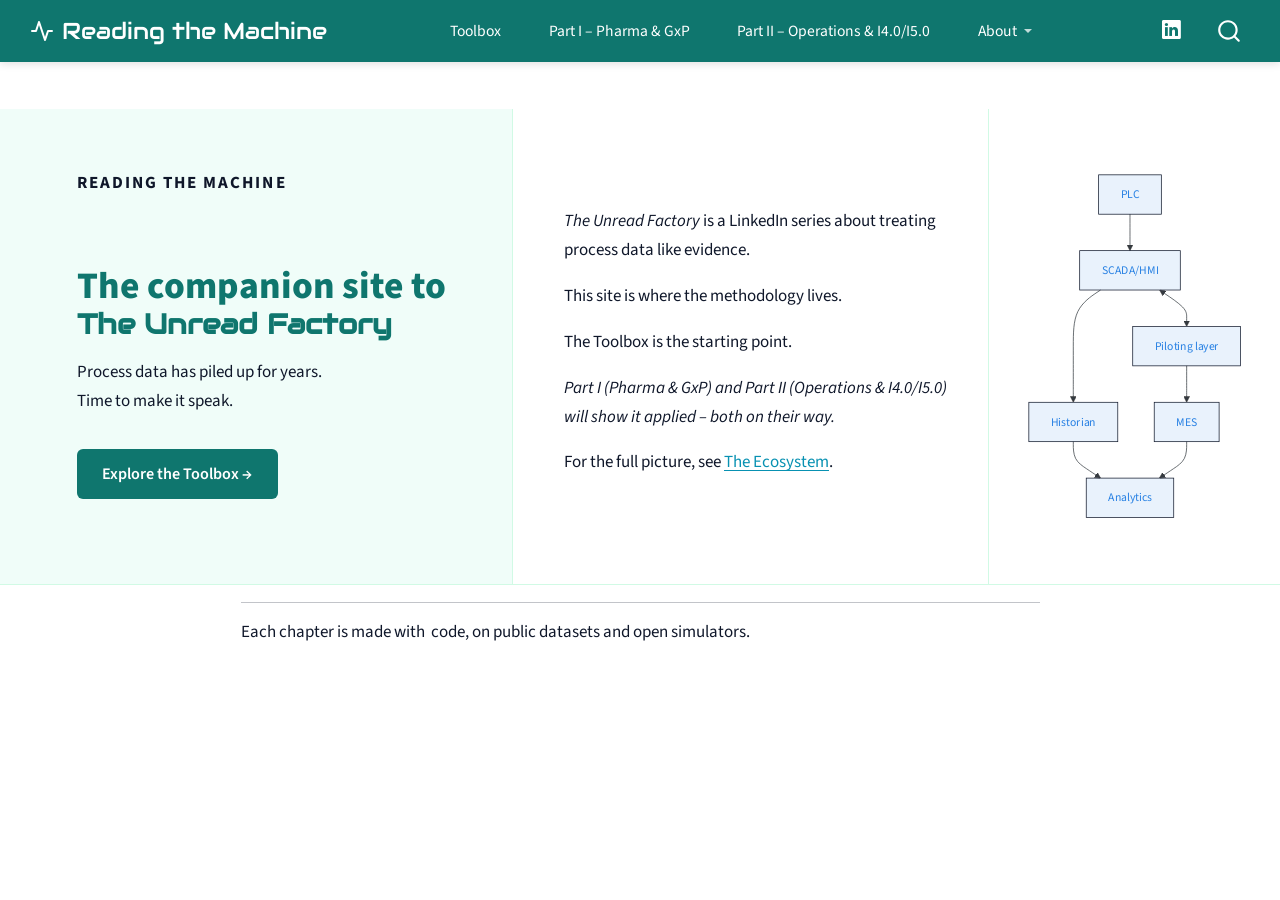
<file: index.html>
<!DOCTYPE html>
<html xmlns="http://www.w3.org/1999/xhtml" lang="en" xml:lang="en"><head>

<meta charset="utf-8">
<meta name="generator" content="quarto-1.6.41">

<meta name="viewport" content="width=device-width, initial-scale=1.0, user-scalable=yes">


<title>Reading the Machine</title>
<style>
code{white-space: pre-wrap;}
span.smallcaps{font-variant: small-caps;}
div.columns{display: flex; gap: min(4vw, 1.5em);}
div.column{flex: auto; overflow-x: auto;}
div.hanging-indent{margin-left: 1.5em; text-indent: -1.5em;}
ul.task-list{list-style: none;}
ul.task-list li input[type="checkbox"] {
  width: 0.8em;
  margin: 0 0.8em 0.2em -1em; /* quarto-specific, see https://github.com/quarto-dev/quarto-cli/issues/4556 */ 
  vertical-align: middle;
}
</style>


<script src="site_libs/quarto-nav/quarto-nav.js"></script>
<script src="site_libs/quarto-nav/headroom.min.js"></script>
<script src="site_libs/clipboard/clipboard.min.js"></script>
<script src="site_libs/quarto-search/autocomplete.umd.js"></script>
<script src="site_libs/quarto-search/fuse.min.js"></script>
<script src="site_libs/quarto-search/quarto-search.js"></script>
<meta name="quarto:offset" content="./">
<link href="./HEX/logo-activity.svg" rel="icon" type="image/svg+xml">
<script src="site_libs/quarto-html/quarto.js"></script>
<script src="site_libs/quarto-html/popper.min.js"></script>
<script src="site_libs/quarto-html/tippy.umd.min.js"></script>
<script src="site_libs/quarto-html/anchor.min.js"></script>
<link href="site_libs/quarto-html/tippy.css" rel="stylesheet">
<link href="site_libs/quarto-html/quarto-syntax-highlighting-48ffa3e5b9d089919c6712c39e5b00f2.css" rel="stylesheet" id="quarto-text-highlighting-styles">
<script src="site_libs/bootstrap/bootstrap.min.js"></script>
<link href="site_libs/bootstrap/bootstrap-icons.css" rel="stylesheet">
<link href="site_libs/bootstrap/bootstrap-6f2fa3cdfb98e4e79ea22c6e7fa459bc.min.css" rel="stylesheet" append-hash="true" id="quarto-bootstrap" data-mode="light">
<script src="site_libs/quarto-contrib/iconify-3.0.0/iconify-icon.min.js"></script>
<script id="quarto-search-options" type="application/json">{
  "location": "navbar",
  "copy-button": false,
  "collapse-after": 3,
  "panel-placement": "end",
  "type": "overlay",
  "limit": 50,
  "keyboard-shortcut": [
    "f",
    "/",
    "s"
  ],
  "show-item-context": false,
  "language": {
    "search-no-results-text": "No results",
    "search-matching-documents-text": "matching documents",
    "search-copy-link-title": "Copy link to search",
    "search-hide-matches-text": "Hide additional matches",
    "search-more-match-text": "more match in this document",
    "search-more-matches-text": "more matches in this document",
    "search-clear-button-title": "Clear",
    "search-text-placeholder": "",
    "search-detached-cancel-button-title": "Cancel",
    "search-submit-button-title": "Submit",
    "search-label": "Search"
  }
}</script>
<meta name="google-site-verification" content="06h-78tUV1nOjceBLiHjWwZHmo5yOIH3XvBd1XC32j8">
<script src="site_libs/quarto-diagram/mermaid.min.js"></script>
<script src="site_libs/quarto-diagram/mermaid-init.js"></script>
<link href="site_libs/quarto-diagram/mermaid.css" rel="stylesheet">


</head>

<body class="nav-fixed fullcontent">

<div id="quarto-search-results"></div>
  <header id="quarto-header" class="headroom fixed-top">
    <nav class="navbar navbar-expand-lg " data-bs-theme="dark">
      <div class="navbar-container container-fluid">
      <div class="navbar-brand-container mx-auto">
    <a href="./index.html" class="navbar-brand navbar-brand-logo">
    <img src="./HEX/logo-activity.svg" alt="Reading the Machine" class="navbar-logo">
    </a>
    <a class="navbar-brand" href="./index.html">
    <span class="navbar-title">Reading the Machine</span>
    </a>
  </div>
            <div id="quarto-search" class="" title="Search"></div>
          <button class="navbar-toggler" type="button" data-bs-toggle="collapse" data-bs-target="#navbarCollapse" aria-controls="navbarCollapse" role="menu" aria-expanded="false" aria-label="Toggle navigation" onclick="if (window.quartoToggleHeadroom) { window.quartoToggleHeadroom(); }">
  <span class="navbar-toggler-icon"></span>
</button>
          <div class="collapse navbar-collapse" id="navbarCollapse">
            <ul class="navbar-nav navbar-nav-scroll me-auto">
  <li class="nav-item">
    <a class="nav-link" href="./toolbox/index.html"> 
<span class="menu-text">Toolbox</span></a>
  </li>  
  <li class="nav-item">
    <a class="nav-link" href="./chapters/index.html"> 
<span class="menu-text">Part I – Pharma &amp; GxP</span></a>
  </li>  
  <li class="nav-item">
    <a class="nav-link" href="./coming-soon.html"> 
<span class="menu-text">Part II – Operations &amp; I4.0/I5.0</span></a>
  </li>  
  <li class="nav-item dropdown ">
    <a class="nav-link dropdown-toggle" href="#" id="nav-menu-about" role="link" data-bs-toggle="dropdown" aria-expanded="false">
 <span class="menu-text">About</span>
    </a>
    <ul class="dropdown-menu" aria-labelledby="nav-menu-about">    
        <li>
    <a class="dropdown-item" href="./about.html">
 <span class="dropdown-text">Arnaud Coqueblin</span></a>
  </li>  
        <li>
    <a class="dropdown-item" href="./ecosystem.html">
 <span class="dropdown-text">The Ecosystem</span></a>
  </li>  
    </ul>
  </li>
</ul>
            <ul class="navbar-nav navbar-nav-scroll ms-auto">
  <li class="nav-item compact">
    <a class="nav-link" href="https://www.linkedin.com/in/arnaudcoqueblin/"> <i class="bi bi-linkedin" role="img" aria-label="LinkedIn">
</i> 
<span class="menu-text"></span></a>
  </li>  
</ul>
          </div> <!-- /navcollapse -->
            <div class="quarto-navbar-tools">
</div>
      </div> <!-- /container-fluid -->
    </nav>
</header>
<!-- content -->
<div id="quarto-content" class="quarto-container page-columns page-rows-contents page-layout-article page-navbar">
<!-- sidebar -->
<!-- margin-sidebar -->
    
<!-- main -->
<main class="content" id="quarto-document-content"><header id="title-block-header" class="quarto-title-block"></header>




<div class="hero-split">
<div class="hero-left">
<p class="hero-label">
Reading the Machine
</p>
<h1>
The companion site to<br><span class="series-name">The Unread Factory</span>
</h1>
<p>
Process data has piled up for years.<br>Time to make it speak. <iconify-icon role="img" inline="" icon="fxemoji:loudspeaker" aria-label="Icon loudspeaker from fxemoji Iconify.design set." title="Icon loudspeaker from fxemoji Iconify.design set."></iconify-icon>
</p>
<p><a href="toolbox/index.html" class="hero-cta">Explore the Toolbox →</a></p>
</div>
<div class="hero-right">
<div class="hero-text">
<p>
<em>The Unread Factory</em> is a LinkedIn series about treating process data like evidence. <iconify-icon role="img" inline="" icon="noto:magnifying-glass-tilted-left" aria-label="Icon magnifying-glass-tilted-left from noto Iconify.design set." title="Icon magnifying-glass-tilted-left from noto Iconify.design set."></iconify-icon>
</p>
<p>
This site is where the methodology lives.
</p>
<p>
The Toolbox is the starting point.
</p>
<p>
<i>Part I (Pharma &amp; GxP) and Part II (Operations &amp; I4.0/I5.0) will show it applied – both on their way.</i>
</p>
<p>
For the full picture, see <a href="ecosystem.html">The Ecosystem</a>.
</p>
</div>
<div class="hero-diagram">
<div class="cell" data-layout-align="center">
<div class="cell-output-display">
<div>
<p></p><figure class="figure"><p></p>
<div>
<pre class="mermaid mermaid-js">flowchart TD
    L1["PLC"]
    L2["SCADA/HMI"]
    L3["Piloting layer"]
    L4["Historian"]
    L5["MES"]
    L6["Analytics"]

    L1 --&gt; L2
    L2 --&gt; L4
    L2 &lt;--&gt; L3
    L4 --&gt; L6
    L3 --&gt; L5
    L5 --&gt; L6
</pre>
</div>
<p></p></figure><p></p>
</div>
</div>
</div>
</div>
</div>
</div>
<hr>
<p>Each chapter is made with <iconify-icon role="img" inline="" icon="skill-icons:r-light" style="font-size: 1.5em;" aria-label="Icon r-light from skill-icons Iconify.design set." title="Icon r-light from skill-icons Iconify.design set."></iconify-icon> code, on public datasets and open simulators.</p>



</main> <!-- /main -->
<script>
(function () {
  function init() {
    document.querySelectorAll('.panel-tabset .nav-tabs .nav-link').forEach(function (link) {
      link.addEventListener('shown.bs.tab', function () {
        var tabset = link.closest('.panel-tabset');
        if (!tabset) return;
        // Use the tabset container (not the sticky nav-tabs) to get true document position
        var top = tabset.getBoundingClientRect().top + window.pageYOffset - 64;
        window.scrollTo({ top: top, behavior: 'smooth' });
      });
    });
  }
  if (document.readyState === 'loading') {
    document.addEventListener('DOMContentLoaded', init);
  } else {
    init();
  }
})();
</script>
<script id="quarto-html-after-body" type="application/javascript">
window.document.addEventListener("DOMContentLoaded", function (event) {
  const toggleBodyColorMode = (bsSheetEl) => {
    const mode = bsSheetEl.getAttribute("data-mode");
    const bodyEl = window.document.querySelector("body");
    if (mode === "dark") {
      bodyEl.classList.add("quarto-dark");
      bodyEl.classList.remove("quarto-light");
    } else {
      bodyEl.classList.add("quarto-light");
      bodyEl.classList.remove("quarto-dark");
    }
  }
  const toggleBodyColorPrimary = () => {
    const bsSheetEl = window.document.querySelector("link#quarto-bootstrap");
    if (bsSheetEl) {
      toggleBodyColorMode(bsSheetEl);
    }
  }
  toggleBodyColorPrimary();  
  const icon = "";
  const anchorJS = new window.AnchorJS();
  anchorJS.options = {
    placement: 'right',
    icon: icon
  };
  anchorJS.add('.anchored');
  const isCodeAnnotation = (el) => {
    for (const clz of el.classList) {
      if (clz.startsWith('code-annotation-')) {                     
        return true;
      }
    }
    return false;
  }
  const onCopySuccess = function(e) {
    // button target
    const button = e.trigger;
    // don't keep focus
    button.blur();
    // flash "checked"
    button.classList.add('code-copy-button-checked');
    var currentTitle = button.getAttribute("title");
    button.setAttribute("title", "Copied!");
    let tooltip;
    if (window.bootstrap) {
      button.setAttribute("data-bs-toggle", "tooltip");
      button.setAttribute("data-bs-placement", "left");
      button.setAttribute("data-bs-title", "Copied!");
      tooltip = new bootstrap.Tooltip(button, 
        { trigger: "manual", 
          customClass: "code-copy-button-tooltip",
          offset: [0, -8]});
      tooltip.show();    
    }
    setTimeout(function() {
      if (tooltip) {
        tooltip.hide();
        button.removeAttribute("data-bs-title");
        button.removeAttribute("data-bs-toggle");
        button.removeAttribute("data-bs-placement");
      }
      button.setAttribute("title", currentTitle);
      button.classList.remove('code-copy-button-checked');
    }, 1000);
    // clear code selection
    e.clearSelection();
  }
  const getTextToCopy = function(trigger) {
      const codeEl = trigger.previousElementSibling.cloneNode(true);
      for (const childEl of codeEl.children) {
        if (isCodeAnnotation(childEl)) {
          childEl.remove();
        }
      }
      return codeEl.innerText;
  }
  const clipboard = new window.ClipboardJS('.code-copy-button:not([data-in-quarto-modal])', {
    text: getTextToCopy
  });
  clipboard.on('success', onCopySuccess);
  if (window.document.getElementById('quarto-embedded-source-code-modal')) {
    const clipboardModal = new window.ClipboardJS('.code-copy-button[data-in-quarto-modal]', {
      text: getTextToCopy,
      container: window.document.getElementById('quarto-embedded-source-code-modal')
    });
    clipboardModal.on('success', onCopySuccess);
  }
    var localhostRegex = new RegExp(/^(?:http|https):\/\/localhost\:?[0-9]*\//);
    var mailtoRegex = new RegExp(/^mailto:/);
      var filterRegex = new RegExp("https:\/\/ArnaudCoqueblin\.github\.io\/reading-the-machine\/");
    var isInternal = (href) => {
        return filterRegex.test(href) || localhostRegex.test(href) || mailtoRegex.test(href);
    }
    // Inspect non-navigation links and adorn them if external
 	var links = window.document.querySelectorAll('a[href]:not(.nav-link):not(.navbar-brand):not(.toc-action):not(.sidebar-link):not(.sidebar-item-toggle):not(.pagination-link):not(.no-external):not([aria-hidden]):not(.dropdown-item):not(.quarto-navigation-tool):not(.about-link)');
    for (var i=0; i<links.length; i++) {
      const link = links[i];
      if (!isInternal(link.href)) {
        // undo the damage that might have been done by quarto-nav.js in the case of
        // links that we want to consider external
        if (link.dataset.originalHref !== undefined) {
          link.href = link.dataset.originalHref;
        }
          // target, if specified
          link.setAttribute("target", "_blank");
          if (link.getAttribute("rel") === null) {
            link.setAttribute("rel", "noopener");
          }
      }
    }
  function tippyHover(el, contentFn, onTriggerFn, onUntriggerFn) {
    const config = {
      allowHTML: true,
      maxWidth: 500,
      delay: 100,
      arrow: false,
      appendTo: function(el) {
          return el.parentElement;
      },
      interactive: true,
      interactiveBorder: 10,
      theme: 'quarto',
      placement: 'bottom-start',
    };
    if (contentFn) {
      config.content = contentFn;
    }
    if (onTriggerFn) {
      config.onTrigger = onTriggerFn;
    }
    if (onUntriggerFn) {
      config.onUntrigger = onUntriggerFn;
    }
    window.tippy(el, config); 
  }
  const noterefs = window.document.querySelectorAll('a[role="doc-noteref"]');
  for (var i=0; i<noterefs.length; i++) {
    const ref = noterefs[i];
    tippyHover(ref, function() {
      // use id or data attribute instead here
      let href = ref.getAttribute('data-footnote-href') || ref.getAttribute('href');
      try { href = new URL(href).hash; } catch {}
      const id = href.replace(/^#\/?/, "");
      const note = window.document.getElementById(id);
      if (note) {
        return note.innerHTML;
      } else {
        return "";
      }
    });
  }
  const xrefs = window.document.querySelectorAll('a.quarto-xref');
  const processXRef = (id, note) => {
    // Strip column container classes
    const stripColumnClz = (el) => {
      el.classList.remove("page-full", "page-columns");
      if (el.children) {
        for (const child of el.children) {
          stripColumnClz(child);
        }
      }
    }
    stripColumnClz(note)
    if (id === null || id.startsWith('sec-')) {
      // Special case sections, only their first couple elements
      const container = document.createElement("div");
      if (note.children && note.children.length > 2) {
        container.appendChild(note.children[0].cloneNode(true));
        for (let i = 1; i < note.children.length; i++) {
          const child = note.children[i];
          if (child.tagName === "P" && child.innerText === "") {
            continue;
          } else {
            container.appendChild(child.cloneNode(true));
            break;
          }
        }
        if (window.Quarto?.typesetMath) {
          window.Quarto.typesetMath(container);
        }
        return container.innerHTML
      } else {
        if (window.Quarto?.typesetMath) {
          window.Quarto.typesetMath(note);
        }
        return note.innerHTML;
      }
    } else {
      // Remove any anchor links if they are present
      const anchorLink = note.querySelector('a.anchorjs-link');
      if (anchorLink) {
        anchorLink.remove();
      }
      if (window.Quarto?.typesetMath) {
        window.Quarto.typesetMath(note);
      }
      if (note.classList.contains("callout")) {
        return note.outerHTML;
      } else {
        return note.innerHTML;
      }
    }
  }
  for (var i=0; i<xrefs.length; i++) {
    const xref = xrefs[i];
    tippyHover(xref, undefined, function(instance) {
      instance.disable();
      let url = xref.getAttribute('href');
      let hash = undefined; 
      if (url.startsWith('#')) {
        hash = url;
      } else {
        try { hash = new URL(url).hash; } catch {}
      }
      if (hash) {
        const id = hash.replace(/^#\/?/, "");
        const note = window.document.getElementById(id);
        if (note !== null) {
          try {
            const html = processXRef(id, note.cloneNode(true));
            instance.setContent(html);
          } finally {
            instance.enable();
            instance.show();
          }
        } else {
          // See if we can fetch this
          fetch(url.split('#')[0])
          .then(res => res.text())
          .then(html => {
            const parser = new DOMParser();
            const htmlDoc = parser.parseFromString(html, "text/html");
            const note = htmlDoc.getElementById(id);
            if (note !== null) {
              const html = processXRef(id, note);
              instance.setContent(html);
            } 
          }).finally(() => {
            instance.enable();
            instance.show();
          });
        }
      } else {
        // See if we can fetch a full url (with no hash to target)
        // This is a special case and we should probably do some content thinning / targeting
        fetch(url)
        .then(res => res.text())
        .then(html => {
          const parser = new DOMParser();
          const htmlDoc = parser.parseFromString(html, "text/html");
          const note = htmlDoc.querySelector('main.content');
          if (note !== null) {
            // This should only happen for chapter cross references
            // (since there is no id in the URL)
            // remove the first header
            if (note.children.length > 0 && note.children[0].tagName === "HEADER") {
              note.children[0].remove();
            }
            const html = processXRef(null, note);
            instance.setContent(html);
          } 
        }).finally(() => {
          instance.enable();
          instance.show();
        });
      }
    }, function(instance) {
    });
  }
      let selectedAnnoteEl;
      const selectorForAnnotation = ( cell, annotation) => {
        let cellAttr = 'data-code-cell="' + cell + '"';
        let lineAttr = 'data-code-annotation="' +  annotation + '"';
        const selector = 'span[' + cellAttr + '][' + lineAttr + ']';
        return selector;
      }
      const selectCodeLines = (annoteEl) => {
        const doc = window.document;
        const targetCell = annoteEl.getAttribute("data-target-cell");
        const targetAnnotation = annoteEl.getAttribute("data-target-annotation");
        const annoteSpan = window.document.querySelector(selectorForAnnotation(targetCell, targetAnnotation));
        const lines = annoteSpan.getAttribute("data-code-lines").split(",");
        const lineIds = lines.map((line) => {
          return targetCell + "-" + line;
        })
        let top = null;
        let height = null;
        let parent = null;
        if (lineIds.length > 0) {
            //compute the position of the single el (top and bottom and make a div)
            const el = window.document.getElementById(lineIds[0]);
            top = el.offsetTop;
            height = el.offsetHeight;
            parent = el.parentElement.parentElement;
          if (lineIds.length > 1) {
            const lastEl = window.document.getElementById(lineIds[lineIds.length - 1]);
            const bottom = lastEl.offsetTop + lastEl.offsetHeight;
            height = bottom - top;
          }
          if (top !== null && height !== null && parent !== null) {
            // cook up a div (if necessary) and position it 
            let div = window.document.getElementById("code-annotation-line-highlight");
            if (div === null) {
              div = window.document.createElement("div");
              div.setAttribute("id", "code-annotation-line-highlight");
              div.style.position = 'absolute';
              parent.appendChild(div);
            }
            div.style.top = top - 2 + "px";
            div.style.height = height + 4 + "px";
            div.style.left = 0;
            let gutterDiv = window.document.getElementById("code-annotation-line-highlight-gutter");
            if (gutterDiv === null) {
              gutterDiv = window.document.createElement("div");
              gutterDiv.setAttribute("id", "code-annotation-line-highlight-gutter");
              gutterDiv.style.position = 'absolute';
              const codeCell = window.document.getElementById(targetCell);
              const gutter = codeCell.querySelector('.code-annotation-gutter');
              gutter.appendChild(gutterDiv);
            }
            gutterDiv.style.top = top - 2 + "px";
            gutterDiv.style.height = height + 4 + "px";
          }
          selectedAnnoteEl = annoteEl;
        }
      };
      const unselectCodeLines = () => {
        const elementsIds = ["code-annotation-line-highlight", "code-annotation-line-highlight-gutter"];
        elementsIds.forEach((elId) => {
          const div = window.document.getElementById(elId);
          if (div) {
            div.remove();
          }
        });
        selectedAnnoteEl = undefined;
      };
        // Handle positioning of the toggle
    window.addEventListener(
      "resize",
      throttle(() => {
        elRect = undefined;
        if (selectedAnnoteEl) {
          selectCodeLines(selectedAnnoteEl);
        }
      }, 10)
    );
    function throttle(fn, ms) {
    let throttle = false;
    let timer;
      return (...args) => {
        if(!throttle) { // first call gets through
            fn.apply(this, args);
            throttle = true;
        } else { // all the others get throttled
            if(timer) clearTimeout(timer); // cancel #2
            timer = setTimeout(() => {
              fn.apply(this, args);
              timer = throttle = false;
            }, ms);
        }
      };
    }
      // Attach click handler to the DT
      const annoteDls = window.document.querySelectorAll('dt[data-target-cell]');
      for (const annoteDlNode of annoteDls) {
        annoteDlNode.addEventListener('click', (event) => {
          const clickedEl = event.target;
          if (clickedEl !== selectedAnnoteEl) {
            unselectCodeLines();
            const activeEl = window.document.querySelector('dt[data-target-cell].code-annotation-active');
            if (activeEl) {
              activeEl.classList.remove('code-annotation-active');
            }
            selectCodeLines(clickedEl);
            clickedEl.classList.add('code-annotation-active');
          } else {
            // Unselect the line
            unselectCodeLines();
            clickedEl.classList.remove('code-annotation-active');
          }
        });
      }
  const findCites = (el) => {
    const parentEl = el.parentElement;
    if (parentEl) {
      const cites = parentEl.dataset.cites;
      if (cites) {
        return {
          el,
          cites: cites.split(' ')
        };
      } else {
        return findCites(el.parentElement)
      }
    } else {
      return undefined;
    }
  };
  var bibliorefs = window.document.querySelectorAll('a[role="doc-biblioref"]');
  for (var i=0; i<bibliorefs.length; i++) {
    const ref = bibliorefs[i];
    const citeInfo = findCites(ref);
    if (citeInfo) {
      tippyHover(citeInfo.el, function() {
        var popup = window.document.createElement('div');
        citeInfo.cites.forEach(function(cite) {
          var citeDiv = window.document.createElement('div');
          citeDiv.classList.add('hanging-indent');
          citeDiv.classList.add('csl-entry');
          var biblioDiv = window.document.getElementById('ref-' + cite);
          if (biblioDiv) {
            citeDiv.innerHTML = biblioDiv.innerHTML;
          }
          popup.appendChild(citeDiv);
        });
        return popup.innerHTML;
      });
    }
  }
});
</script>
</div> <!-- /content -->




</body></html>
</file>
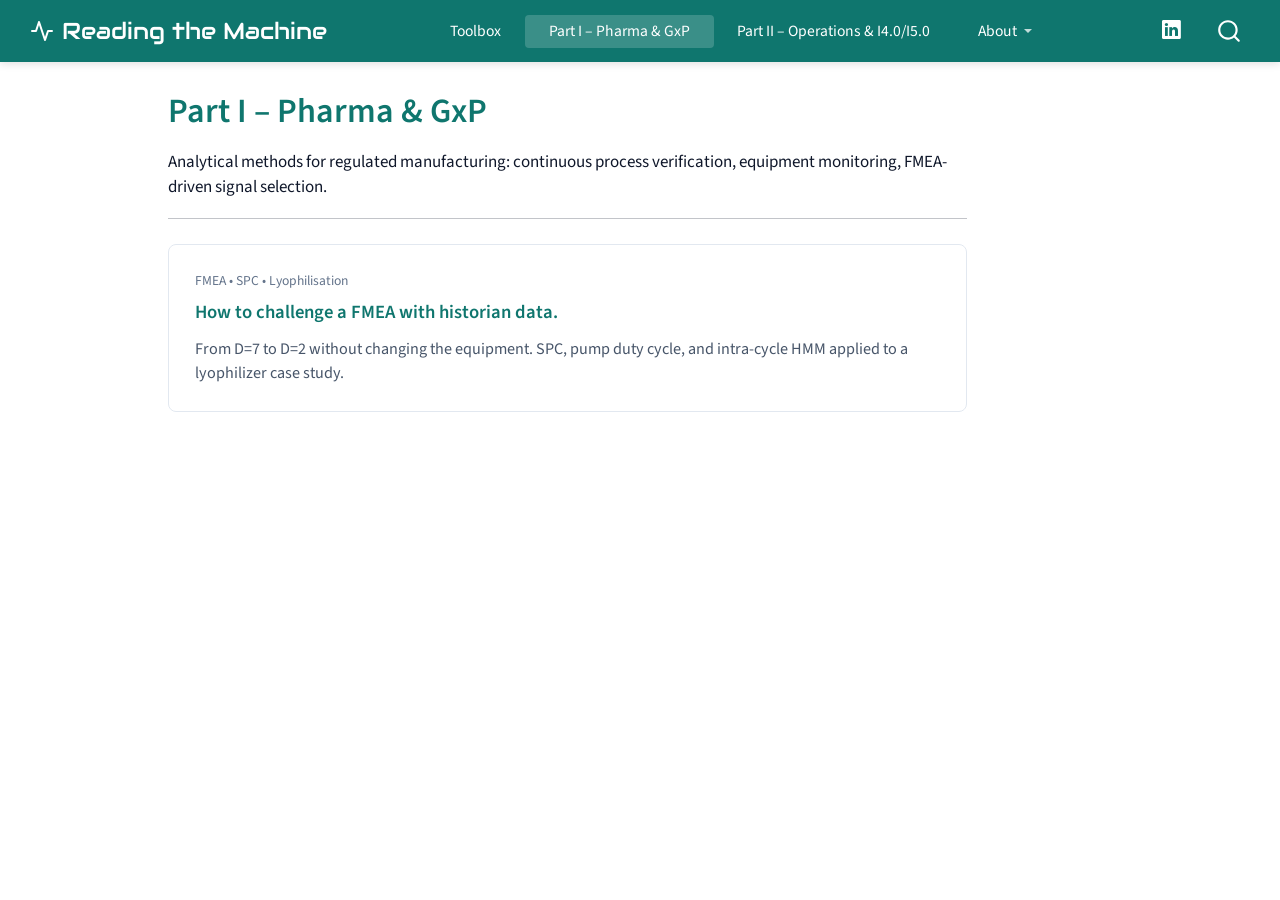
<file: chapters/index.html>
<!DOCTYPE html>
<html xmlns="http://www.w3.org/1999/xhtml" lang="en" xml:lang="en"><head>

<meta charset="utf-8">
<meta name="generator" content="quarto-1.6.41">

<meta name="viewport" content="width=device-width, initial-scale=1.0, user-scalable=yes">


<title>Part I – Pharma &amp; GxP – Reading the Machine</title>
<style>
code{white-space: pre-wrap;}
span.smallcaps{font-variant: small-caps;}
div.columns{display: flex; gap: min(4vw, 1.5em);}
div.column{flex: auto; overflow-x: auto;}
div.hanging-indent{margin-left: 1.5em; text-indent: -1.5em;}
ul.task-list{list-style: none;}
ul.task-list li input[type="checkbox"] {
  width: 0.8em;
  margin: 0 0.8em 0.2em -1em; /* quarto-specific, see https://github.com/quarto-dev/quarto-cli/issues/4556 */ 
  vertical-align: middle;
}
</style>


<script src="../site_libs/quarto-nav/quarto-nav.js"></script>
<script src="../site_libs/quarto-nav/headroom.min.js"></script>
<script src="../site_libs/clipboard/clipboard.min.js"></script>
<script src="../site_libs/quarto-search/autocomplete.umd.js"></script>
<script src="../site_libs/quarto-search/fuse.min.js"></script>
<script src="../site_libs/quarto-search/quarto-search.js"></script>
<meta name="quarto:offset" content="../">
<link href="../HEX/logo-activity.svg" rel="icon" type="image/svg+xml">
<script src="../site_libs/quarto-html/quarto.js"></script>
<script src="../site_libs/quarto-html/popper.min.js"></script>
<script src="../site_libs/quarto-html/tippy.umd.min.js"></script>
<script src="../site_libs/quarto-html/anchor.min.js"></script>
<link href="../site_libs/quarto-html/tippy.css" rel="stylesheet">
<link href="../site_libs/quarto-html/quarto-syntax-highlighting-48ffa3e5b9d089919c6712c39e5b00f2.css" rel="stylesheet" id="quarto-text-highlighting-styles">
<script src="../site_libs/bootstrap/bootstrap.min.js"></script>
<link href="../site_libs/bootstrap/bootstrap-icons.css" rel="stylesheet">
<link href="../site_libs/bootstrap/bootstrap-6f2fa3cdfb98e4e79ea22c6e7fa459bc.min.css" rel="stylesheet" append-hash="true" id="quarto-bootstrap" data-mode="light">
<script id="quarto-search-options" type="application/json">{
  "location": "navbar",
  "copy-button": false,
  "collapse-after": 3,
  "panel-placement": "end",
  "type": "overlay",
  "limit": 50,
  "keyboard-shortcut": [
    "f",
    "/",
    "s"
  ],
  "show-item-context": false,
  "language": {
    "search-no-results-text": "No results",
    "search-matching-documents-text": "matching documents",
    "search-copy-link-title": "Copy link to search",
    "search-hide-matches-text": "Hide additional matches",
    "search-more-match-text": "more match in this document",
    "search-more-matches-text": "more matches in this document",
    "search-clear-button-title": "Clear",
    "search-text-placeholder": "",
    "search-detached-cancel-button-title": "Cancel",
    "search-submit-button-title": "Submit",
    "search-label": "Search"
  }
}</script>
<meta name="google-site-verification" content="06h-78tUV1nOjceBLiHjWwZHmo5yOIH3XvBd1XC32j8">


</head>

<body class="nav-fixed">

<div id="quarto-search-results"></div>
  <header id="quarto-header" class="headroom fixed-top">
    <nav class="navbar navbar-expand-lg " data-bs-theme="dark">
      <div class="navbar-container container-fluid">
      <div class="navbar-brand-container mx-auto">
    <a href="../index.html" class="navbar-brand navbar-brand-logo">
    <img src="../HEX/logo-activity.svg" alt="Reading the Machine" class="navbar-logo">
    </a>
    <a class="navbar-brand" href="../index.html">
    <span class="navbar-title">Reading the Machine</span>
    </a>
  </div>
            <div id="quarto-search" class="" title="Search"></div>
          <button class="navbar-toggler" type="button" data-bs-toggle="collapse" data-bs-target="#navbarCollapse" aria-controls="navbarCollapse" role="menu" aria-expanded="false" aria-label="Toggle navigation" onclick="if (window.quartoToggleHeadroom) { window.quartoToggleHeadroom(); }">
  <span class="navbar-toggler-icon"></span>
</button>
          <div class="collapse navbar-collapse" id="navbarCollapse">
            <ul class="navbar-nav navbar-nav-scroll me-auto">
  <li class="nav-item">
    <a class="nav-link" href="../toolbox/index.html"> 
<span class="menu-text">Toolbox</span></a>
  </li>  
  <li class="nav-item">
    <a class="nav-link active" href="../chapters/index.html" aria-current="page"> 
<span class="menu-text">Part I – Pharma &amp; GxP</span></a>
  </li>  
  <li class="nav-item">
    <a class="nav-link" href="../coming-soon.html"> 
<span class="menu-text">Part II – Operations &amp; I4.0/I5.0</span></a>
  </li>  
  <li class="nav-item dropdown ">
    <a class="nav-link dropdown-toggle" href="#" id="nav-menu-about" role="link" data-bs-toggle="dropdown" aria-expanded="false">
 <span class="menu-text">About</span>
    </a>
    <ul class="dropdown-menu" aria-labelledby="nav-menu-about">    
        <li>
    <a class="dropdown-item" href="../about.html">
 <span class="dropdown-text">Arnaud Coqueblin</span></a>
  </li>  
        <li>
    <a class="dropdown-item" href="../ecosystem.html">
 <span class="dropdown-text">The Ecosystem</span></a>
  </li>  
    </ul>
  </li>
</ul>
            <ul class="navbar-nav navbar-nav-scroll ms-auto">
  <li class="nav-item compact">
    <a class="nav-link" href="https://www.linkedin.com/in/arnaudcoqueblin/"> <i class="bi bi-linkedin" role="img" aria-label="LinkedIn">
</i> 
<span class="menu-text"></span></a>
  </li>  
</ul>
          </div> <!-- /navcollapse -->
            <div class="quarto-navbar-tools">
</div>
      </div> <!-- /container-fluid -->
    </nav>
</header>
<!-- content -->
<div id="quarto-content" class="quarto-container page-columns page-rows-contents page-layout-article page-navbar">
<!-- sidebar -->
<!-- margin-sidebar -->
    <div id="quarto-margin-sidebar" class="sidebar margin-sidebar zindex-bottom">
        
    </div>
<!-- main -->
<main class="content" id="quarto-document-content">

<header id="title-block-header" class="quarto-title-block default">
<div class="quarto-title">
<h1 class="title">Part I – Pharma &amp; GxP</h1>
</div>



<div class="quarto-title-meta">

    
  
    
  </div>
  


</header>


<p>Analytical methods for regulated manufacturing: continuous process verification, equipment monitoring, FMEA-driven signal selection.</p>
<hr>
<div style="display: flex; flex-direction: column; gap: 1.5rem; margin-top: 1.5rem;">

<div style="border: 1px solid #e2e8f0; border-radius: 8px; padding: 1.5rem;">
  <div style="font-size: 0.8rem; color: #64748b; margin-bottom: 0.4rem;">FMEA • SPC • Lyophilisation</div>
  <a href="fmea-and-historian-data.html" style="font-size: 1.1rem; font-weight: 600; color: #0f766e; text-decoration: none;">
    How to challenge a FMEA with historian data.
  </a>
  <p style="margin: 0.6rem 0 0; color: #475569; font-size: 0.95rem;">
    From D=7 to D=2 without changing the equipment. SPC, pump duty cycle, and intra-cycle HMM applied to a lyophilizer case study.
  </p>
</div>

</div>



</main> <!-- /main -->
<script>
(function () {
  function init() {
    document.querySelectorAll('.panel-tabset .nav-tabs .nav-link').forEach(function (link) {
      link.addEventListener('shown.bs.tab', function () {
        var tabset = link.closest('.panel-tabset');
        if (!tabset) return;
        // Use the tabset container (not the sticky nav-tabs) to get true document position
        var top = tabset.getBoundingClientRect().top + window.pageYOffset - 64;
        window.scrollTo({ top: top, behavior: 'smooth' });
      });
    });
  }
  if (document.readyState === 'loading') {
    document.addEventListener('DOMContentLoaded', init);
  } else {
    init();
  }
})();
</script>
<script id="quarto-html-after-body" type="application/javascript">
window.document.addEventListener("DOMContentLoaded", function (event) {
  const toggleBodyColorMode = (bsSheetEl) => {
    const mode = bsSheetEl.getAttribute("data-mode");
    const bodyEl = window.document.querySelector("body");
    if (mode === "dark") {
      bodyEl.classList.add("quarto-dark");
      bodyEl.classList.remove("quarto-light");
    } else {
      bodyEl.classList.add("quarto-light");
      bodyEl.classList.remove("quarto-dark");
    }
  }
  const toggleBodyColorPrimary = () => {
    const bsSheetEl = window.document.querySelector("link#quarto-bootstrap");
    if (bsSheetEl) {
      toggleBodyColorMode(bsSheetEl);
    }
  }
  toggleBodyColorPrimary();  
  const icon = "";
  const anchorJS = new window.AnchorJS();
  anchorJS.options = {
    placement: 'right',
    icon: icon
  };
  anchorJS.add('.anchored');
  const isCodeAnnotation = (el) => {
    for (const clz of el.classList) {
      if (clz.startsWith('code-annotation-')) {                     
        return true;
      }
    }
    return false;
  }
  const onCopySuccess = function(e) {
    // button target
    const button = e.trigger;
    // don't keep focus
    button.blur();
    // flash "checked"
    button.classList.add('code-copy-button-checked');
    var currentTitle = button.getAttribute("title");
    button.setAttribute("title", "Copied!");
    let tooltip;
    if (window.bootstrap) {
      button.setAttribute("data-bs-toggle", "tooltip");
      button.setAttribute("data-bs-placement", "left");
      button.setAttribute("data-bs-title", "Copied!");
      tooltip = new bootstrap.Tooltip(button, 
        { trigger: "manual", 
          customClass: "code-copy-button-tooltip",
          offset: [0, -8]});
      tooltip.show();    
    }
    setTimeout(function() {
      if (tooltip) {
        tooltip.hide();
        button.removeAttribute("data-bs-title");
        button.removeAttribute("data-bs-toggle");
        button.removeAttribute("data-bs-placement");
      }
      button.setAttribute("title", currentTitle);
      button.classList.remove('code-copy-button-checked');
    }, 1000);
    // clear code selection
    e.clearSelection();
  }
  const getTextToCopy = function(trigger) {
      const codeEl = trigger.previousElementSibling.cloneNode(true);
      for (const childEl of codeEl.children) {
        if (isCodeAnnotation(childEl)) {
          childEl.remove();
        }
      }
      return codeEl.innerText;
  }
  const clipboard = new window.ClipboardJS('.code-copy-button:not([data-in-quarto-modal])', {
    text: getTextToCopy
  });
  clipboard.on('success', onCopySuccess);
  if (window.document.getElementById('quarto-embedded-source-code-modal')) {
    const clipboardModal = new window.ClipboardJS('.code-copy-button[data-in-quarto-modal]', {
      text: getTextToCopy,
      container: window.document.getElementById('quarto-embedded-source-code-modal')
    });
    clipboardModal.on('success', onCopySuccess);
  }
    var localhostRegex = new RegExp(/^(?:http|https):\/\/localhost\:?[0-9]*\//);
    var mailtoRegex = new RegExp(/^mailto:/);
      var filterRegex = new RegExp("https:\/\/ArnaudCoqueblin\.github\.io\/reading-the-machine\/");
    var isInternal = (href) => {
        return filterRegex.test(href) || localhostRegex.test(href) || mailtoRegex.test(href);
    }
    // Inspect non-navigation links and adorn them if external
 	var links = window.document.querySelectorAll('a[href]:not(.nav-link):not(.navbar-brand):not(.toc-action):not(.sidebar-link):not(.sidebar-item-toggle):not(.pagination-link):not(.no-external):not([aria-hidden]):not(.dropdown-item):not(.quarto-navigation-tool):not(.about-link)');
    for (var i=0; i<links.length; i++) {
      const link = links[i];
      if (!isInternal(link.href)) {
        // undo the damage that might have been done by quarto-nav.js in the case of
        // links that we want to consider external
        if (link.dataset.originalHref !== undefined) {
          link.href = link.dataset.originalHref;
        }
          // target, if specified
          link.setAttribute("target", "_blank");
          if (link.getAttribute("rel") === null) {
            link.setAttribute("rel", "noopener");
          }
      }
    }
  function tippyHover(el, contentFn, onTriggerFn, onUntriggerFn) {
    const config = {
      allowHTML: true,
      maxWidth: 500,
      delay: 100,
      arrow: false,
      appendTo: function(el) {
          return el.parentElement;
      },
      interactive: true,
      interactiveBorder: 10,
      theme: 'quarto',
      placement: 'bottom-start',
    };
    if (contentFn) {
      config.content = contentFn;
    }
    if (onTriggerFn) {
      config.onTrigger = onTriggerFn;
    }
    if (onUntriggerFn) {
      config.onUntrigger = onUntriggerFn;
    }
    window.tippy(el, config); 
  }
  const noterefs = window.document.querySelectorAll('a[role="doc-noteref"]');
  for (var i=0; i<noterefs.length; i++) {
    const ref = noterefs[i];
    tippyHover(ref, function() {
      // use id or data attribute instead here
      let href = ref.getAttribute('data-footnote-href') || ref.getAttribute('href');
      try { href = new URL(href).hash; } catch {}
      const id = href.replace(/^#\/?/, "");
      const note = window.document.getElementById(id);
      if (note) {
        return note.innerHTML;
      } else {
        return "";
      }
    });
  }
  const xrefs = window.document.querySelectorAll('a.quarto-xref');
  const processXRef = (id, note) => {
    // Strip column container classes
    const stripColumnClz = (el) => {
      el.classList.remove("page-full", "page-columns");
      if (el.children) {
        for (const child of el.children) {
          stripColumnClz(child);
        }
      }
    }
    stripColumnClz(note)
    if (id === null || id.startsWith('sec-')) {
      // Special case sections, only their first couple elements
      const container = document.createElement("div");
      if (note.children && note.children.length > 2) {
        container.appendChild(note.children[0].cloneNode(true));
        for (let i = 1; i < note.children.length; i++) {
          const child = note.children[i];
          if (child.tagName === "P" && child.innerText === "") {
            continue;
          } else {
            container.appendChild(child.cloneNode(true));
            break;
          }
        }
        if (window.Quarto?.typesetMath) {
          window.Quarto.typesetMath(container);
        }
        return container.innerHTML
      } else {
        if (window.Quarto?.typesetMath) {
          window.Quarto.typesetMath(note);
        }
        return note.innerHTML;
      }
    } else {
      // Remove any anchor links if they are present
      const anchorLink = note.querySelector('a.anchorjs-link');
      if (anchorLink) {
        anchorLink.remove();
      }
      if (window.Quarto?.typesetMath) {
        window.Quarto.typesetMath(note);
      }
      if (note.classList.contains("callout")) {
        return note.outerHTML;
      } else {
        return note.innerHTML;
      }
    }
  }
  for (var i=0; i<xrefs.length; i++) {
    const xref = xrefs[i];
    tippyHover(xref, undefined, function(instance) {
      instance.disable();
      let url = xref.getAttribute('href');
      let hash = undefined; 
      if (url.startsWith('#')) {
        hash = url;
      } else {
        try { hash = new URL(url).hash; } catch {}
      }
      if (hash) {
        const id = hash.replace(/^#\/?/, "");
        const note = window.document.getElementById(id);
        if (note !== null) {
          try {
            const html = processXRef(id, note.cloneNode(true));
            instance.setContent(html);
          } finally {
            instance.enable();
            instance.show();
          }
        } else {
          // See if we can fetch this
          fetch(url.split('#')[0])
          .then(res => res.text())
          .then(html => {
            const parser = new DOMParser();
            const htmlDoc = parser.parseFromString(html, "text/html");
            const note = htmlDoc.getElementById(id);
            if (note !== null) {
              const html = processXRef(id, note);
              instance.setContent(html);
            } 
          }).finally(() => {
            instance.enable();
            instance.show();
          });
        }
      } else {
        // See if we can fetch a full url (with no hash to target)
        // This is a special case and we should probably do some content thinning / targeting
        fetch(url)
        .then(res => res.text())
        .then(html => {
          const parser = new DOMParser();
          const htmlDoc = parser.parseFromString(html, "text/html");
          const note = htmlDoc.querySelector('main.content');
          if (note !== null) {
            // This should only happen for chapter cross references
            // (since there is no id in the URL)
            // remove the first header
            if (note.children.length > 0 && note.children[0].tagName === "HEADER") {
              note.children[0].remove();
            }
            const html = processXRef(null, note);
            instance.setContent(html);
          } 
        }).finally(() => {
          instance.enable();
          instance.show();
        });
      }
    }, function(instance) {
    });
  }
      let selectedAnnoteEl;
      const selectorForAnnotation = ( cell, annotation) => {
        let cellAttr = 'data-code-cell="' + cell + '"';
        let lineAttr = 'data-code-annotation="' +  annotation + '"';
        const selector = 'span[' + cellAttr + '][' + lineAttr + ']';
        return selector;
      }
      const selectCodeLines = (annoteEl) => {
        const doc = window.document;
        const targetCell = annoteEl.getAttribute("data-target-cell");
        const targetAnnotation = annoteEl.getAttribute("data-target-annotation");
        const annoteSpan = window.document.querySelector(selectorForAnnotation(targetCell, targetAnnotation));
        const lines = annoteSpan.getAttribute("data-code-lines").split(",");
        const lineIds = lines.map((line) => {
          return targetCell + "-" + line;
        })
        let top = null;
        let height = null;
        let parent = null;
        if (lineIds.length > 0) {
            //compute the position of the single el (top and bottom and make a div)
            const el = window.document.getElementById(lineIds[0]);
            top = el.offsetTop;
            height = el.offsetHeight;
            parent = el.parentElement.parentElement;
          if (lineIds.length > 1) {
            const lastEl = window.document.getElementById(lineIds[lineIds.length - 1]);
            const bottom = lastEl.offsetTop + lastEl.offsetHeight;
            height = bottom - top;
          }
          if (top !== null && height !== null && parent !== null) {
            // cook up a div (if necessary) and position it 
            let div = window.document.getElementById("code-annotation-line-highlight");
            if (div === null) {
              div = window.document.createElement("div");
              div.setAttribute("id", "code-annotation-line-highlight");
              div.style.position = 'absolute';
              parent.appendChild(div);
            }
            div.style.top = top - 2 + "px";
            div.style.height = height + 4 + "px";
            div.style.left = 0;
            let gutterDiv = window.document.getElementById("code-annotation-line-highlight-gutter");
            if (gutterDiv === null) {
              gutterDiv = window.document.createElement("div");
              gutterDiv.setAttribute("id", "code-annotation-line-highlight-gutter");
              gutterDiv.style.position = 'absolute';
              const codeCell = window.document.getElementById(targetCell);
              const gutter = codeCell.querySelector('.code-annotation-gutter');
              gutter.appendChild(gutterDiv);
            }
            gutterDiv.style.top = top - 2 + "px";
            gutterDiv.style.height = height + 4 + "px";
          }
          selectedAnnoteEl = annoteEl;
        }
      };
      const unselectCodeLines = () => {
        const elementsIds = ["code-annotation-line-highlight", "code-annotation-line-highlight-gutter"];
        elementsIds.forEach((elId) => {
          const div = window.document.getElementById(elId);
          if (div) {
            div.remove();
          }
        });
        selectedAnnoteEl = undefined;
      };
        // Handle positioning of the toggle
    window.addEventListener(
      "resize",
      throttle(() => {
        elRect = undefined;
        if (selectedAnnoteEl) {
          selectCodeLines(selectedAnnoteEl);
        }
      }, 10)
    );
    function throttle(fn, ms) {
    let throttle = false;
    let timer;
      return (...args) => {
        if(!throttle) { // first call gets through
            fn.apply(this, args);
            throttle = true;
        } else { // all the others get throttled
            if(timer) clearTimeout(timer); // cancel #2
            timer = setTimeout(() => {
              fn.apply(this, args);
              timer = throttle = false;
            }, ms);
        }
      };
    }
      // Attach click handler to the DT
      const annoteDls = window.document.querySelectorAll('dt[data-target-cell]');
      for (const annoteDlNode of annoteDls) {
        annoteDlNode.addEventListener('click', (event) => {
          const clickedEl = event.target;
          if (clickedEl !== selectedAnnoteEl) {
            unselectCodeLines();
            const activeEl = window.document.querySelector('dt[data-target-cell].code-annotation-active');
            if (activeEl) {
              activeEl.classList.remove('code-annotation-active');
            }
            selectCodeLines(clickedEl);
            clickedEl.classList.add('code-annotation-active');
          } else {
            // Unselect the line
            unselectCodeLines();
            clickedEl.classList.remove('code-annotation-active');
          }
        });
      }
  const findCites = (el) => {
    const parentEl = el.parentElement;
    if (parentEl) {
      const cites = parentEl.dataset.cites;
      if (cites) {
        return {
          el,
          cites: cites.split(' ')
        };
      } else {
        return findCites(el.parentElement)
      }
    } else {
      return undefined;
    }
  };
  var bibliorefs = window.document.querySelectorAll('a[role="doc-biblioref"]');
  for (var i=0; i<bibliorefs.length; i++) {
    const ref = bibliorefs[i];
    const citeInfo = findCites(ref);
    if (citeInfo) {
      tippyHover(citeInfo.el, function() {
        var popup = window.document.createElement('div');
        citeInfo.cites.forEach(function(cite) {
          var citeDiv = window.document.createElement('div');
          citeDiv.classList.add('hanging-indent');
          citeDiv.classList.add('csl-entry');
          var biblioDiv = window.document.getElementById('ref-' + cite);
          if (biblioDiv) {
            citeDiv.innerHTML = biblioDiv.innerHTML;
          }
          popup.appendChild(citeDiv);
        });
        return popup.innerHTML;
      });
    }
  }
});
</script>
</div> <!-- /content -->




</body></html>
</file>
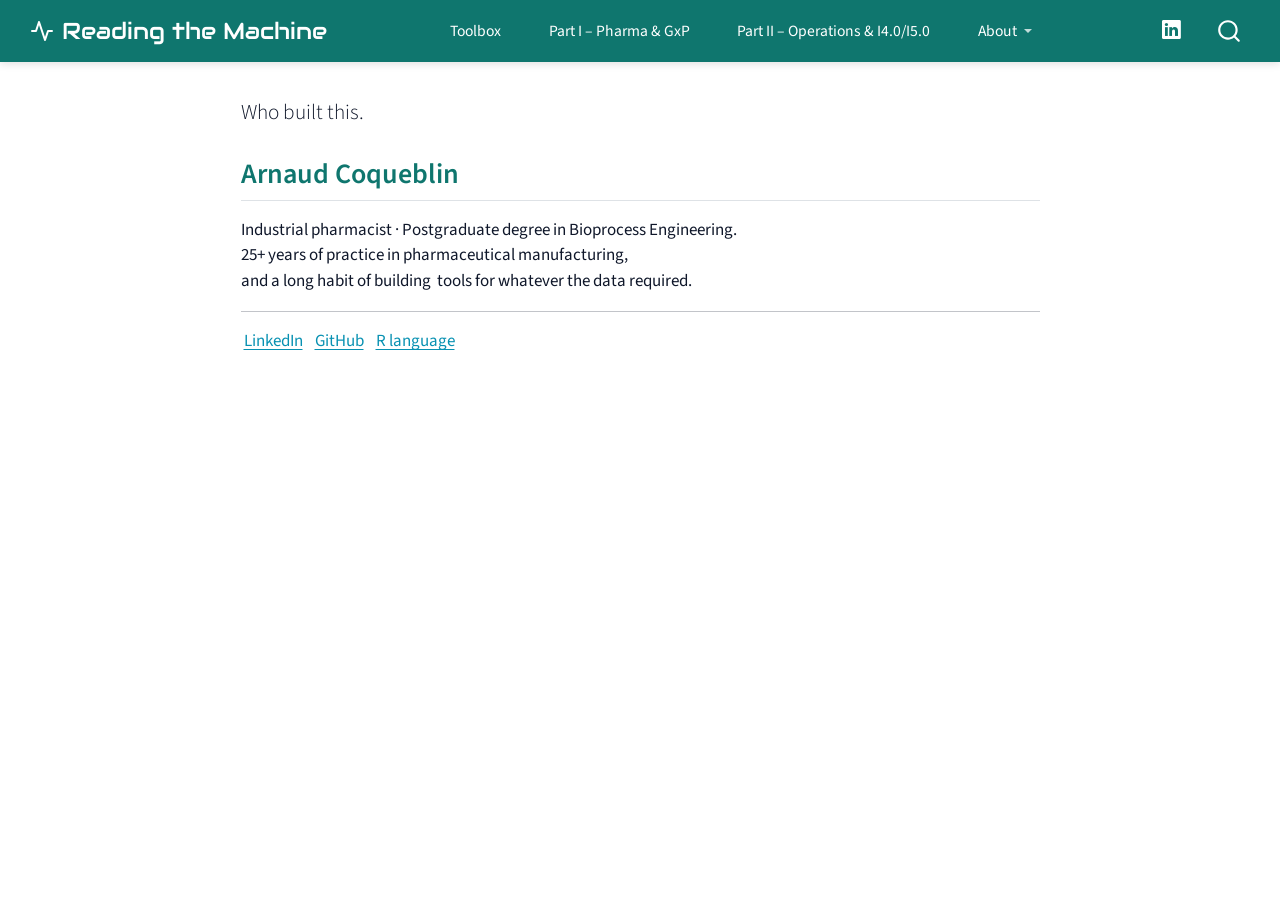
<file: about.html>
<!DOCTYPE html>
<html xmlns="http://www.w3.org/1999/xhtml" lang="en" xml:lang="en"><head>

<meta charset="utf-8">
<meta name="generator" content="quarto-1.6.41">

<meta name="viewport" content="width=device-width, initial-scale=1.0, user-scalable=yes">


<title>about – Reading the Machine</title>
<style>
code{white-space: pre-wrap;}
span.smallcaps{font-variant: small-caps;}
div.columns{display: flex; gap: min(4vw, 1.5em);}
div.column{flex: auto; overflow-x: auto;}
div.hanging-indent{margin-left: 1.5em; text-indent: -1.5em;}
ul.task-list{list-style: none;}
ul.task-list li input[type="checkbox"] {
  width: 0.8em;
  margin: 0 0.8em 0.2em -1em; /* quarto-specific, see https://github.com/quarto-dev/quarto-cli/issues/4556 */ 
  vertical-align: middle;
}
</style>


<script src="site_libs/quarto-nav/quarto-nav.js"></script>
<script src="site_libs/quarto-nav/headroom.min.js"></script>
<script src="site_libs/clipboard/clipboard.min.js"></script>
<script src="site_libs/quarto-search/autocomplete.umd.js"></script>
<script src="site_libs/quarto-search/fuse.min.js"></script>
<script src="site_libs/quarto-search/quarto-search.js"></script>
<meta name="quarto:offset" content="./">
<link href="./HEX/logo-activity.svg" rel="icon" type="image/svg+xml">
<script src="site_libs/quarto-html/quarto.js"></script>
<script src="site_libs/quarto-html/popper.min.js"></script>
<script src="site_libs/quarto-html/tippy.umd.min.js"></script>
<script src="site_libs/quarto-html/anchor.min.js"></script>
<link href="site_libs/quarto-html/tippy.css" rel="stylesheet">
<link href="site_libs/quarto-html/quarto-syntax-highlighting-48ffa3e5b9d089919c6712c39e5b00f2.css" rel="stylesheet" id="quarto-text-highlighting-styles">
<script src="site_libs/bootstrap/bootstrap.min.js"></script>
<link href="site_libs/bootstrap/bootstrap-icons.css" rel="stylesheet">
<link href="site_libs/bootstrap/bootstrap-6f2fa3cdfb98e4e79ea22c6e7fa459bc.min.css" rel="stylesheet" append-hash="true" id="quarto-bootstrap" data-mode="light">
<script src="site_libs/quarto-contrib/iconify-3.0.0/iconify-icon.min.js"></script>
<script id="quarto-search-options" type="application/json">{
  "location": "navbar",
  "copy-button": false,
  "collapse-after": 3,
  "panel-placement": "end",
  "type": "overlay",
  "limit": 50,
  "keyboard-shortcut": [
    "f",
    "/",
    "s"
  ],
  "show-item-context": false,
  "language": {
    "search-no-results-text": "No results",
    "search-matching-documents-text": "matching documents",
    "search-copy-link-title": "Copy link to search",
    "search-hide-matches-text": "Hide additional matches",
    "search-more-match-text": "more match in this document",
    "search-more-matches-text": "more matches in this document",
    "search-clear-button-title": "Clear",
    "search-text-placeholder": "",
    "search-detached-cancel-button-title": "Cancel",
    "search-submit-button-title": "Submit",
    "search-label": "Search"
  }
}</script>
<meta name="google-site-verification" content="06h-78tUV1nOjceBLiHjWwZHmo5yOIH3XvBd1XC32j8">


</head>

<body class="nav-fixed fullcontent">

<div id="quarto-search-results"></div>
  <header id="quarto-header" class="headroom fixed-top">
    <nav class="navbar navbar-expand-lg " data-bs-theme="dark">
      <div class="navbar-container container-fluid">
      <div class="navbar-brand-container mx-auto">
    <a href="./index.html" class="navbar-brand navbar-brand-logo">
    <img src="./HEX/logo-activity.svg" alt="Reading the Machine" class="navbar-logo">
    </a>
    <a class="navbar-brand" href="./index.html">
    <span class="navbar-title">Reading the Machine</span>
    </a>
  </div>
            <div id="quarto-search" class="" title="Search"></div>
          <button class="navbar-toggler" type="button" data-bs-toggle="collapse" data-bs-target="#navbarCollapse" aria-controls="navbarCollapse" role="menu" aria-expanded="false" aria-label="Toggle navigation" onclick="if (window.quartoToggleHeadroom) { window.quartoToggleHeadroom(); }">
  <span class="navbar-toggler-icon"></span>
</button>
          <div class="collapse navbar-collapse" id="navbarCollapse">
            <ul class="navbar-nav navbar-nav-scroll me-auto">
  <li class="nav-item">
    <a class="nav-link" href="./toolbox/index.html"> 
<span class="menu-text">Toolbox</span></a>
  </li>  
  <li class="nav-item">
    <a class="nav-link" href="./chapters/index.html"> 
<span class="menu-text">Part I – Pharma &amp; GxP</span></a>
  </li>  
  <li class="nav-item">
    <a class="nav-link" href="./coming-soon.html"> 
<span class="menu-text">Part II – Operations &amp; I4.0/I5.0</span></a>
  </li>  
  <li class="nav-item dropdown ">
    <a class="nav-link dropdown-toggle" href="#" id="nav-menu-about" role="link" data-bs-toggle="dropdown" aria-expanded="false">
 <span class="menu-text">About</span>
    </a>
    <ul class="dropdown-menu" aria-labelledby="nav-menu-about">    
        <li>
    <a class="dropdown-item" href="./about.html">
 <span class="dropdown-text">Arnaud Coqueblin</span></a>
  </li>  
        <li>
    <a class="dropdown-item" href="./ecosystem.html">
 <span class="dropdown-text">The Ecosystem</span></a>
  </li>  
    </ul>
  </li>
</ul>
            <ul class="navbar-nav navbar-nav-scroll ms-auto">
  <li class="nav-item compact">
    <a class="nav-link" href="https://www.linkedin.com/in/arnaudcoqueblin/"> <i class="bi bi-linkedin" role="img" aria-label="LinkedIn">
</i> 
<span class="menu-text"></span></a>
  </li>  
</ul>
          </div> <!-- /navcollapse -->
            <div class="quarto-navbar-tools">
</div>
      </div> <!-- /container-fluid -->
    </nav>
</header>
<!-- content -->
<div id="quarto-content" class="quarto-container page-columns page-rows-contents page-layout-article page-navbar">
<!-- sidebar -->
<!-- margin-sidebar -->
    
<!-- main -->
<main class="content" id="quarto-document-content">

<header id="title-block-header" class="quarto-title-block default">
<div class="quarto-title">
<p class="subtitle lead">Who built this.</p>
</div>



<div class="quarto-title-meta">

    
  
    
  </div>
  


</header>


<section id="arnaud-coqueblin" class="level2">
<h2 class="anchored" data-anchor-id="arnaud-coqueblin">Arnaud Coqueblin</h2>
<p>Industrial pharmacist · Postgraduate degree in Bioprocess Engineering.<br>
25+ years of practice in pharmaceutical manufacturing,<br>
and a long habit of building <iconify-icon role="img" inline="" icon="skill-icons:r-light" style="font-size: 1.2em;" aria-label="Icon r-light from skill-icons Iconify.design set." title="Icon r-light from skill-icons Iconify.design set."></iconify-icon> tools for whatever the data required.</p>
<hr>
<p><iconify-icon role="img" inline="" icon="mdi:linkedin" aria-label="Icon linkedin from mdi Iconify.design set." title="Icon linkedin from mdi Iconify.design set."></iconify-icon> <a href="https://www.linkedin.com/in/arnaudcoqueblin/">LinkedIn</a> &nbsp; <iconify-icon role="img" inline="" icon="mdi:github" aria-label="Icon github from mdi Iconify.design set." title="Icon github from mdi Iconify.design set."></iconify-icon> <a href="https://github.com/arnaudcoqueblin">GitHub</a> &nbsp; <iconify-icon role="img" inline="" icon="simple-icons:r" aria-label="Icon r from simple-icons Iconify.design set." title="Icon r from simple-icons Iconify.design set."></iconify-icon> <a href="https://www.r-project.org">R language</a></p>


</section>

</main> <!-- /main -->
<script>
(function () {
  function init() {
    document.querySelectorAll('.panel-tabset .nav-tabs .nav-link').forEach(function (link) {
      link.addEventListener('shown.bs.tab', function () {
        var tabset = link.closest('.panel-tabset');
        if (!tabset) return;
        // Use the tabset container (not the sticky nav-tabs) to get true document position
        var top = tabset.getBoundingClientRect().top + window.pageYOffset - 64;
        window.scrollTo({ top: top, behavior: 'smooth' });
      });
    });
  }
  if (document.readyState === 'loading') {
    document.addEventListener('DOMContentLoaded', init);
  } else {
    init();
  }
})();
</script>
<script id="quarto-html-after-body" type="application/javascript">
window.document.addEventListener("DOMContentLoaded", function (event) {
  const toggleBodyColorMode = (bsSheetEl) => {
    const mode = bsSheetEl.getAttribute("data-mode");
    const bodyEl = window.document.querySelector("body");
    if (mode === "dark") {
      bodyEl.classList.add("quarto-dark");
      bodyEl.classList.remove("quarto-light");
    } else {
      bodyEl.classList.add("quarto-light");
      bodyEl.classList.remove("quarto-dark");
    }
  }
  const toggleBodyColorPrimary = () => {
    const bsSheetEl = window.document.querySelector("link#quarto-bootstrap");
    if (bsSheetEl) {
      toggleBodyColorMode(bsSheetEl);
    }
  }
  toggleBodyColorPrimary();  
  const icon = "";
  const anchorJS = new window.AnchorJS();
  anchorJS.options = {
    placement: 'right',
    icon: icon
  };
  anchorJS.add('.anchored');
  const isCodeAnnotation = (el) => {
    for (const clz of el.classList) {
      if (clz.startsWith('code-annotation-')) {                     
        return true;
      }
    }
    return false;
  }
  const onCopySuccess = function(e) {
    // button target
    const button = e.trigger;
    // don't keep focus
    button.blur();
    // flash "checked"
    button.classList.add('code-copy-button-checked');
    var currentTitle = button.getAttribute("title");
    button.setAttribute("title", "Copied!");
    let tooltip;
    if (window.bootstrap) {
      button.setAttribute("data-bs-toggle", "tooltip");
      button.setAttribute("data-bs-placement", "left");
      button.setAttribute("data-bs-title", "Copied!");
      tooltip = new bootstrap.Tooltip(button, 
        { trigger: "manual", 
          customClass: "code-copy-button-tooltip",
          offset: [0, -8]});
      tooltip.show();    
    }
    setTimeout(function() {
      if (tooltip) {
        tooltip.hide();
        button.removeAttribute("data-bs-title");
        button.removeAttribute("data-bs-toggle");
        button.removeAttribute("data-bs-placement");
      }
      button.setAttribute("title", currentTitle);
      button.classList.remove('code-copy-button-checked');
    }, 1000);
    // clear code selection
    e.clearSelection();
  }
  const getTextToCopy = function(trigger) {
      const codeEl = trigger.previousElementSibling.cloneNode(true);
      for (const childEl of codeEl.children) {
        if (isCodeAnnotation(childEl)) {
          childEl.remove();
        }
      }
      return codeEl.innerText;
  }
  const clipboard = new window.ClipboardJS('.code-copy-button:not([data-in-quarto-modal])', {
    text: getTextToCopy
  });
  clipboard.on('success', onCopySuccess);
  if (window.document.getElementById('quarto-embedded-source-code-modal')) {
    const clipboardModal = new window.ClipboardJS('.code-copy-button[data-in-quarto-modal]', {
      text: getTextToCopy,
      container: window.document.getElementById('quarto-embedded-source-code-modal')
    });
    clipboardModal.on('success', onCopySuccess);
  }
    var localhostRegex = new RegExp(/^(?:http|https):\/\/localhost\:?[0-9]*\//);
    var mailtoRegex = new RegExp(/^mailto:/);
      var filterRegex = new RegExp("https:\/\/ArnaudCoqueblin\.github\.io\/reading-the-machine\/");
    var isInternal = (href) => {
        return filterRegex.test(href) || localhostRegex.test(href) || mailtoRegex.test(href);
    }
    // Inspect non-navigation links and adorn them if external
 	var links = window.document.querySelectorAll('a[href]:not(.nav-link):not(.navbar-brand):not(.toc-action):not(.sidebar-link):not(.sidebar-item-toggle):not(.pagination-link):not(.no-external):not([aria-hidden]):not(.dropdown-item):not(.quarto-navigation-tool):not(.about-link)');
    for (var i=0; i<links.length; i++) {
      const link = links[i];
      if (!isInternal(link.href)) {
        // undo the damage that might have been done by quarto-nav.js in the case of
        // links that we want to consider external
        if (link.dataset.originalHref !== undefined) {
          link.href = link.dataset.originalHref;
        }
          // target, if specified
          link.setAttribute("target", "_blank");
          if (link.getAttribute("rel") === null) {
            link.setAttribute("rel", "noopener");
          }
      }
    }
  function tippyHover(el, contentFn, onTriggerFn, onUntriggerFn) {
    const config = {
      allowHTML: true,
      maxWidth: 500,
      delay: 100,
      arrow: false,
      appendTo: function(el) {
          return el.parentElement;
      },
      interactive: true,
      interactiveBorder: 10,
      theme: 'quarto',
      placement: 'bottom-start',
    };
    if (contentFn) {
      config.content = contentFn;
    }
    if (onTriggerFn) {
      config.onTrigger = onTriggerFn;
    }
    if (onUntriggerFn) {
      config.onUntrigger = onUntriggerFn;
    }
    window.tippy(el, config); 
  }
  const noterefs = window.document.querySelectorAll('a[role="doc-noteref"]');
  for (var i=0; i<noterefs.length; i++) {
    const ref = noterefs[i];
    tippyHover(ref, function() {
      // use id or data attribute instead here
      let href = ref.getAttribute('data-footnote-href') || ref.getAttribute('href');
      try { href = new URL(href).hash; } catch {}
      const id = href.replace(/^#\/?/, "");
      const note = window.document.getElementById(id);
      if (note) {
        return note.innerHTML;
      } else {
        return "";
      }
    });
  }
  const xrefs = window.document.querySelectorAll('a.quarto-xref');
  const processXRef = (id, note) => {
    // Strip column container classes
    const stripColumnClz = (el) => {
      el.classList.remove("page-full", "page-columns");
      if (el.children) {
        for (const child of el.children) {
          stripColumnClz(child);
        }
      }
    }
    stripColumnClz(note)
    if (id === null || id.startsWith('sec-')) {
      // Special case sections, only their first couple elements
      const container = document.createElement("div");
      if (note.children && note.children.length > 2) {
        container.appendChild(note.children[0].cloneNode(true));
        for (let i = 1; i < note.children.length; i++) {
          const child = note.children[i];
          if (child.tagName === "P" && child.innerText === "") {
            continue;
          } else {
            container.appendChild(child.cloneNode(true));
            break;
          }
        }
        if (window.Quarto?.typesetMath) {
          window.Quarto.typesetMath(container);
        }
        return container.innerHTML
      } else {
        if (window.Quarto?.typesetMath) {
          window.Quarto.typesetMath(note);
        }
        return note.innerHTML;
      }
    } else {
      // Remove any anchor links if they are present
      const anchorLink = note.querySelector('a.anchorjs-link');
      if (anchorLink) {
        anchorLink.remove();
      }
      if (window.Quarto?.typesetMath) {
        window.Quarto.typesetMath(note);
      }
      if (note.classList.contains("callout")) {
        return note.outerHTML;
      } else {
        return note.innerHTML;
      }
    }
  }
  for (var i=0; i<xrefs.length; i++) {
    const xref = xrefs[i];
    tippyHover(xref, undefined, function(instance) {
      instance.disable();
      let url = xref.getAttribute('href');
      let hash = undefined; 
      if (url.startsWith('#')) {
        hash = url;
      } else {
        try { hash = new URL(url).hash; } catch {}
      }
      if (hash) {
        const id = hash.replace(/^#\/?/, "");
        const note = window.document.getElementById(id);
        if (note !== null) {
          try {
            const html = processXRef(id, note.cloneNode(true));
            instance.setContent(html);
          } finally {
            instance.enable();
            instance.show();
          }
        } else {
          // See if we can fetch this
          fetch(url.split('#')[0])
          .then(res => res.text())
          .then(html => {
            const parser = new DOMParser();
            const htmlDoc = parser.parseFromString(html, "text/html");
            const note = htmlDoc.getElementById(id);
            if (note !== null) {
              const html = processXRef(id, note);
              instance.setContent(html);
            } 
          }).finally(() => {
            instance.enable();
            instance.show();
          });
        }
      } else {
        // See if we can fetch a full url (with no hash to target)
        // This is a special case and we should probably do some content thinning / targeting
        fetch(url)
        .then(res => res.text())
        .then(html => {
          const parser = new DOMParser();
          const htmlDoc = parser.parseFromString(html, "text/html");
          const note = htmlDoc.querySelector('main.content');
          if (note !== null) {
            // This should only happen for chapter cross references
            // (since there is no id in the URL)
            // remove the first header
            if (note.children.length > 0 && note.children[0].tagName === "HEADER") {
              note.children[0].remove();
            }
            const html = processXRef(null, note);
            instance.setContent(html);
          } 
        }).finally(() => {
          instance.enable();
          instance.show();
        });
      }
    }, function(instance) {
    });
  }
      let selectedAnnoteEl;
      const selectorForAnnotation = ( cell, annotation) => {
        let cellAttr = 'data-code-cell="' + cell + '"';
        let lineAttr = 'data-code-annotation="' +  annotation + '"';
        const selector = 'span[' + cellAttr + '][' + lineAttr + ']';
        return selector;
      }
      const selectCodeLines = (annoteEl) => {
        const doc = window.document;
        const targetCell = annoteEl.getAttribute("data-target-cell");
        const targetAnnotation = annoteEl.getAttribute("data-target-annotation");
        const annoteSpan = window.document.querySelector(selectorForAnnotation(targetCell, targetAnnotation));
        const lines = annoteSpan.getAttribute("data-code-lines").split(",");
        const lineIds = lines.map((line) => {
          return targetCell + "-" + line;
        })
        let top = null;
        let height = null;
        let parent = null;
        if (lineIds.length > 0) {
            //compute the position of the single el (top and bottom and make a div)
            const el = window.document.getElementById(lineIds[0]);
            top = el.offsetTop;
            height = el.offsetHeight;
            parent = el.parentElement.parentElement;
          if (lineIds.length > 1) {
            const lastEl = window.document.getElementById(lineIds[lineIds.length - 1]);
            const bottom = lastEl.offsetTop + lastEl.offsetHeight;
            height = bottom - top;
          }
          if (top !== null && height !== null && parent !== null) {
            // cook up a div (if necessary) and position it 
            let div = window.document.getElementById("code-annotation-line-highlight");
            if (div === null) {
              div = window.document.createElement("div");
              div.setAttribute("id", "code-annotation-line-highlight");
              div.style.position = 'absolute';
              parent.appendChild(div);
            }
            div.style.top = top - 2 + "px";
            div.style.height = height + 4 + "px";
            div.style.left = 0;
            let gutterDiv = window.document.getElementById("code-annotation-line-highlight-gutter");
            if (gutterDiv === null) {
              gutterDiv = window.document.createElement("div");
              gutterDiv.setAttribute("id", "code-annotation-line-highlight-gutter");
              gutterDiv.style.position = 'absolute';
              const codeCell = window.document.getElementById(targetCell);
              const gutter = codeCell.querySelector('.code-annotation-gutter');
              gutter.appendChild(gutterDiv);
            }
            gutterDiv.style.top = top - 2 + "px";
            gutterDiv.style.height = height + 4 + "px";
          }
          selectedAnnoteEl = annoteEl;
        }
      };
      const unselectCodeLines = () => {
        const elementsIds = ["code-annotation-line-highlight", "code-annotation-line-highlight-gutter"];
        elementsIds.forEach((elId) => {
          const div = window.document.getElementById(elId);
          if (div) {
            div.remove();
          }
        });
        selectedAnnoteEl = undefined;
      };
        // Handle positioning of the toggle
    window.addEventListener(
      "resize",
      throttle(() => {
        elRect = undefined;
        if (selectedAnnoteEl) {
          selectCodeLines(selectedAnnoteEl);
        }
      }, 10)
    );
    function throttle(fn, ms) {
    let throttle = false;
    let timer;
      return (...args) => {
        if(!throttle) { // first call gets through
            fn.apply(this, args);
            throttle = true;
        } else { // all the others get throttled
            if(timer) clearTimeout(timer); // cancel #2
            timer = setTimeout(() => {
              fn.apply(this, args);
              timer = throttle = false;
            }, ms);
        }
      };
    }
      // Attach click handler to the DT
      const annoteDls = window.document.querySelectorAll('dt[data-target-cell]');
      for (const annoteDlNode of annoteDls) {
        annoteDlNode.addEventListener('click', (event) => {
          const clickedEl = event.target;
          if (clickedEl !== selectedAnnoteEl) {
            unselectCodeLines();
            const activeEl = window.document.querySelector('dt[data-target-cell].code-annotation-active');
            if (activeEl) {
              activeEl.classList.remove('code-annotation-active');
            }
            selectCodeLines(clickedEl);
            clickedEl.classList.add('code-annotation-active');
          } else {
            // Unselect the line
            unselectCodeLines();
            clickedEl.classList.remove('code-annotation-active');
          }
        });
      }
  const findCites = (el) => {
    const parentEl = el.parentElement;
    if (parentEl) {
      const cites = parentEl.dataset.cites;
      if (cites) {
        return {
          el,
          cites: cites.split(' ')
        };
      } else {
        return findCites(el.parentElement)
      }
    } else {
      return undefined;
    }
  };
  var bibliorefs = window.document.querySelectorAll('a[role="doc-biblioref"]');
  for (var i=0; i<bibliorefs.length; i++) {
    const ref = bibliorefs[i];
    const citeInfo = findCites(ref);
    if (citeInfo) {
      tippyHover(citeInfo.el, function() {
        var popup = window.document.createElement('div');
        citeInfo.cites.forEach(function(cite) {
          var citeDiv = window.document.createElement('div');
          citeDiv.classList.add('hanging-indent');
          citeDiv.classList.add('csl-entry');
          var biblioDiv = window.document.getElementById('ref-' + cite);
          if (biblioDiv) {
            citeDiv.innerHTML = biblioDiv.innerHTML;
          }
          popup.appendChild(citeDiv);
        });
        return popup.innerHTML;
      });
    }
  }
});
</script>
</div> <!-- /content -->




</body></html>
</file>
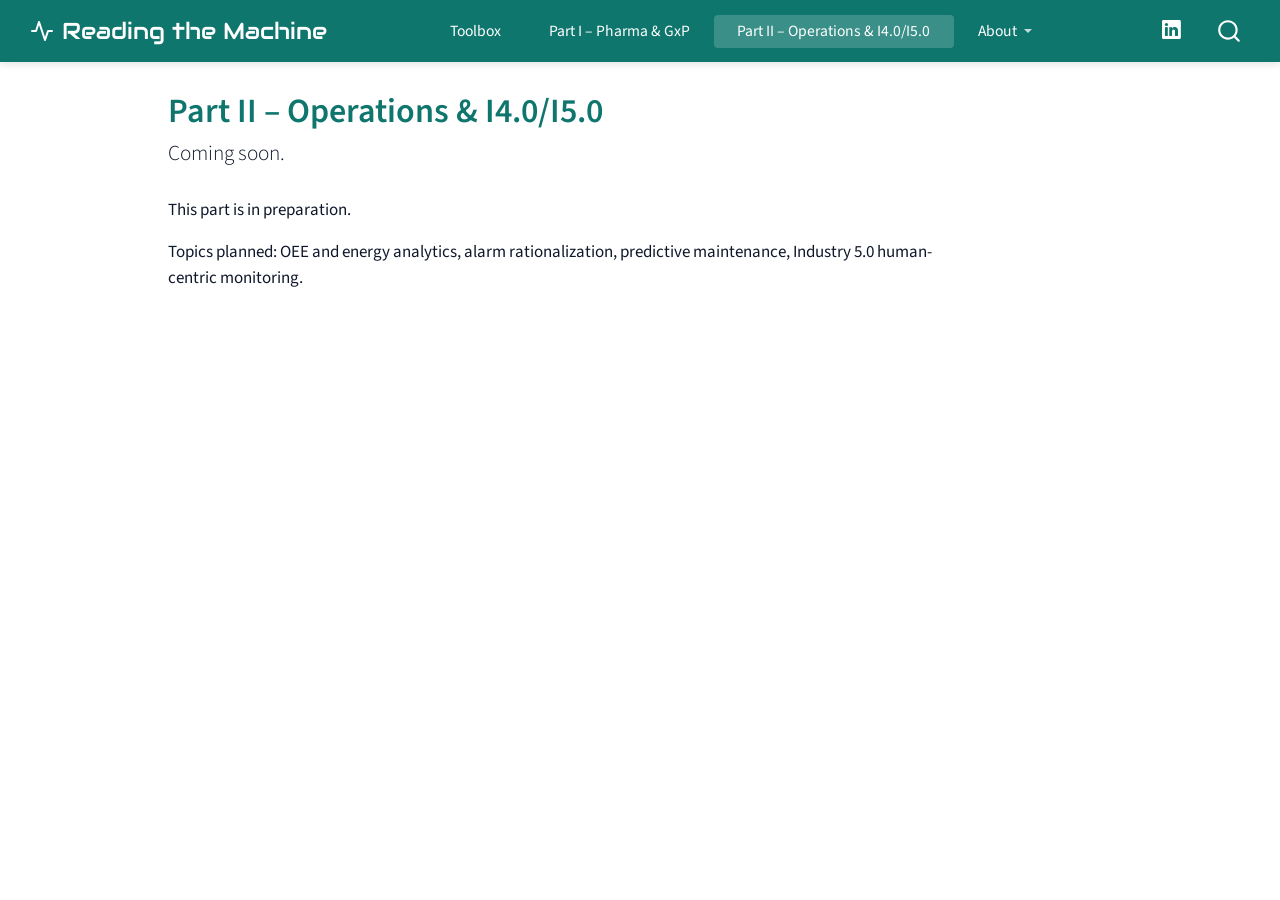
<file: coming-soon.html>
<!DOCTYPE html>
<html xmlns="http://www.w3.org/1999/xhtml" lang="en" xml:lang="en"><head>

<meta charset="utf-8">
<meta name="generator" content="quarto-1.6.41">

<meta name="viewport" content="width=device-width, initial-scale=1.0, user-scalable=yes">


<title>Part II – Operations &amp; I4.0/I5.0 – Reading the Machine</title>
<style>
code{white-space: pre-wrap;}
span.smallcaps{font-variant: small-caps;}
div.columns{display: flex; gap: min(4vw, 1.5em);}
div.column{flex: auto; overflow-x: auto;}
div.hanging-indent{margin-left: 1.5em; text-indent: -1.5em;}
ul.task-list{list-style: none;}
ul.task-list li input[type="checkbox"] {
  width: 0.8em;
  margin: 0 0.8em 0.2em -1em; /* quarto-specific, see https://github.com/quarto-dev/quarto-cli/issues/4556 */ 
  vertical-align: middle;
}
</style>


<script src="site_libs/quarto-nav/quarto-nav.js"></script>
<script src="site_libs/quarto-nav/headroom.min.js"></script>
<script src="site_libs/clipboard/clipboard.min.js"></script>
<script src="site_libs/quarto-search/autocomplete.umd.js"></script>
<script src="site_libs/quarto-search/fuse.min.js"></script>
<script src="site_libs/quarto-search/quarto-search.js"></script>
<meta name="quarto:offset" content="./">
<link href="./HEX/logo-activity.svg" rel="icon" type="image/svg+xml">
<script src="site_libs/quarto-html/quarto.js"></script>
<script src="site_libs/quarto-html/popper.min.js"></script>
<script src="site_libs/quarto-html/tippy.umd.min.js"></script>
<script src="site_libs/quarto-html/anchor.min.js"></script>
<link href="site_libs/quarto-html/tippy.css" rel="stylesheet">
<link href="site_libs/quarto-html/quarto-syntax-highlighting-48ffa3e5b9d089919c6712c39e5b00f2.css" rel="stylesheet" id="quarto-text-highlighting-styles">
<script src="site_libs/bootstrap/bootstrap.min.js"></script>
<link href="site_libs/bootstrap/bootstrap-icons.css" rel="stylesheet">
<link href="site_libs/bootstrap/bootstrap-6f2fa3cdfb98e4e79ea22c6e7fa459bc.min.css" rel="stylesheet" append-hash="true" id="quarto-bootstrap" data-mode="light">
<script id="quarto-search-options" type="application/json">{
  "location": "navbar",
  "copy-button": false,
  "collapse-after": 3,
  "panel-placement": "end",
  "type": "overlay",
  "limit": 50,
  "keyboard-shortcut": [
    "f",
    "/",
    "s"
  ],
  "show-item-context": false,
  "language": {
    "search-no-results-text": "No results",
    "search-matching-documents-text": "matching documents",
    "search-copy-link-title": "Copy link to search",
    "search-hide-matches-text": "Hide additional matches",
    "search-more-match-text": "more match in this document",
    "search-more-matches-text": "more matches in this document",
    "search-clear-button-title": "Clear",
    "search-text-placeholder": "",
    "search-detached-cancel-button-title": "Cancel",
    "search-submit-button-title": "Submit",
    "search-label": "Search"
  }
}</script>
<meta name="google-site-verification" content="06h-78tUV1nOjceBLiHjWwZHmo5yOIH3XvBd1XC32j8">


</head>

<body class="nav-fixed">

<div id="quarto-search-results"></div>
  <header id="quarto-header" class="headroom fixed-top">
    <nav class="navbar navbar-expand-lg " data-bs-theme="dark">
      <div class="navbar-container container-fluid">
      <div class="navbar-brand-container mx-auto">
    <a href="./index.html" class="navbar-brand navbar-brand-logo">
    <img src="./HEX/logo-activity.svg" alt="Reading the Machine" class="navbar-logo">
    </a>
    <a class="navbar-brand" href="./index.html">
    <span class="navbar-title">Reading the Machine</span>
    </a>
  </div>
            <div id="quarto-search" class="" title="Search"></div>
          <button class="navbar-toggler" type="button" data-bs-toggle="collapse" data-bs-target="#navbarCollapse" aria-controls="navbarCollapse" role="menu" aria-expanded="false" aria-label="Toggle navigation" onclick="if (window.quartoToggleHeadroom) { window.quartoToggleHeadroom(); }">
  <span class="navbar-toggler-icon"></span>
</button>
          <div class="collapse navbar-collapse" id="navbarCollapse">
            <ul class="navbar-nav navbar-nav-scroll me-auto">
  <li class="nav-item">
    <a class="nav-link" href="./toolbox/index.html"> 
<span class="menu-text">Toolbox</span></a>
  </li>  
  <li class="nav-item">
    <a class="nav-link" href="./chapters/index.html"> 
<span class="menu-text">Part I – Pharma &amp; GxP</span></a>
  </li>  
  <li class="nav-item">
    <a class="nav-link active" href="./coming-soon.html" aria-current="page"> 
<span class="menu-text">Part II – Operations &amp; I4.0/I5.0</span></a>
  </li>  
  <li class="nav-item dropdown ">
    <a class="nav-link dropdown-toggle" href="#" id="nav-menu-about" role="link" data-bs-toggle="dropdown" aria-expanded="false">
 <span class="menu-text">About</span>
    </a>
    <ul class="dropdown-menu" aria-labelledby="nav-menu-about">    
        <li>
    <a class="dropdown-item" href="./about.html">
 <span class="dropdown-text">Arnaud Coqueblin</span></a>
  </li>  
        <li>
    <a class="dropdown-item" href="./ecosystem.html">
 <span class="dropdown-text">The Ecosystem</span></a>
  </li>  
    </ul>
  </li>
</ul>
            <ul class="navbar-nav navbar-nav-scroll ms-auto">
  <li class="nav-item compact">
    <a class="nav-link" href="https://www.linkedin.com/in/arnaudcoqueblin/"> <i class="bi bi-linkedin" role="img" aria-label="LinkedIn">
</i> 
<span class="menu-text"></span></a>
  </li>  
</ul>
          </div> <!-- /navcollapse -->
            <div class="quarto-navbar-tools">
</div>
      </div> <!-- /container-fluid -->
    </nav>
</header>
<!-- content -->
<div id="quarto-content" class="quarto-container page-columns page-rows-contents page-layout-article page-navbar">
<!-- sidebar -->
<!-- margin-sidebar -->
    <div id="quarto-margin-sidebar" class="sidebar margin-sidebar zindex-bottom">
        
    </div>
<!-- main -->
<main class="content" id="quarto-document-content">

<header id="title-block-header" class="quarto-title-block default">
<div class="quarto-title">
<h1 class="title">Part II – Operations &amp; I4.0/I5.0</h1>
<p class="subtitle lead">Coming soon.</p>
</div>



<div class="quarto-title-meta">

    
  
    
  </div>
  


</header>


<p>This part is in preparation.</p>
<p>Topics planned: OEE and energy analytics, alarm rationalization, predictive maintenance, Industry 5.0 human-centric monitoring.</p>



</main> <!-- /main -->
<script>
(function () {
  function init() {
    document.querySelectorAll('.panel-tabset .nav-tabs .nav-link').forEach(function (link) {
      link.addEventListener('shown.bs.tab', function () {
        var tabset = link.closest('.panel-tabset');
        if (!tabset) return;
        // Use the tabset container (not the sticky nav-tabs) to get true document position
        var top = tabset.getBoundingClientRect().top + window.pageYOffset - 64;
        window.scrollTo({ top: top, behavior: 'smooth' });
      });
    });
  }
  if (document.readyState === 'loading') {
    document.addEventListener('DOMContentLoaded', init);
  } else {
    init();
  }
})();
</script>
<script id="quarto-html-after-body" type="application/javascript">
window.document.addEventListener("DOMContentLoaded", function (event) {
  const toggleBodyColorMode = (bsSheetEl) => {
    const mode = bsSheetEl.getAttribute("data-mode");
    const bodyEl = window.document.querySelector("body");
    if (mode === "dark") {
      bodyEl.classList.add("quarto-dark");
      bodyEl.classList.remove("quarto-light");
    } else {
      bodyEl.classList.add("quarto-light");
      bodyEl.classList.remove("quarto-dark");
    }
  }
  const toggleBodyColorPrimary = () => {
    const bsSheetEl = window.document.querySelector("link#quarto-bootstrap");
    if (bsSheetEl) {
      toggleBodyColorMode(bsSheetEl);
    }
  }
  toggleBodyColorPrimary();  
  const icon = "";
  const anchorJS = new window.AnchorJS();
  anchorJS.options = {
    placement: 'right',
    icon: icon
  };
  anchorJS.add('.anchored');
  const isCodeAnnotation = (el) => {
    for (const clz of el.classList) {
      if (clz.startsWith('code-annotation-')) {                     
        return true;
      }
    }
    return false;
  }
  const onCopySuccess = function(e) {
    // button target
    const button = e.trigger;
    // don't keep focus
    button.blur();
    // flash "checked"
    button.classList.add('code-copy-button-checked');
    var currentTitle = button.getAttribute("title");
    button.setAttribute("title", "Copied!");
    let tooltip;
    if (window.bootstrap) {
      button.setAttribute("data-bs-toggle", "tooltip");
      button.setAttribute("data-bs-placement", "left");
      button.setAttribute("data-bs-title", "Copied!");
      tooltip = new bootstrap.Tooltip(button, 
        { trigger: "manual", 
          customClass: "code-copy-button-tooltip",
          offset: [0, -8]});
      tooltip.show();    
    }
    setTimeout(function() {
      if (tooltip) {
        tooltip.hide();
        button.removeAttribute("data-bs-title");
        button.removeAttribute("data-bs-toggle");
        button.removeAttribute("data-bs-placement");
      }
      button.setAttribute("title", currentTitle);
      button.classList.remove('code-copy-button-checked');
    }, 1000);
    // clear code selection
    e.clearSelection();
  }
  const getTextToCopy = function(trigger) {
      const codeEl = trigger.previousElementSibling.cloneNode(true);
      for (const childEl of codeEl.children) {
        if (isCodeAnnotation(childEl)) {
          childEl.remove();
        }
      }
      return codeEl.innerText;
  }
  const clipboard = new window.ClipboardJS('.code-copy-button:not([data-in-quarto-modal])', {
    text: getTextToCopy
  });
  clipboard.on('success', onCopySuccess);
  if (window.document.getElementById('quarto-embedded-source-code-modal')) {
    const clipboardModal = new window.ClipboardJS('.code-copy-button[data-in-quarto-modal]', {
      text: getTextToCopy,
      container: window.document.getElementById('quarto-embedded-source-code-modal')
    });
    clipboardModal.on('success', onCopySuccess);
  }
    var localhostRegex = new RegExp(/^(?:http|https):\/\/localhost\:?[0-9]*\//);
    var mailtoRegex = new RegExp(/^mailto:/);
      var filterRegex = new RegExp("https:\/\/ArnaudCoqueblin\.github\.io\/reading-the-machine\/");
    var isInternal = (href) => {
        return filterRegex.test(href) || localhostRegex.test(href) || mailtoRegex.test(href);
    }
    // Inspect non-navigation links and adorn them if external
 	var links = window.document.querySelectorAll('a[href]:not(.nav-link):not(.navbar-brand):not(.toc-action):not(.sidebar-link):not(.sidebar-item-toggle):not(.pagination-link):not(.no-external):not([aria-hidden]):not(.dropdown-item):not(.quarto-navigation-tool):not(.about-link)');
    for (var i=0; i<links.length; i++) {
      const link = links[i];
      if (!isInternal(link.href)) {
        // undo the damage that might have been done by quarto-nav.js in the case of
        // links that we want to consider external
        if (link.dataset.originalHref !== undefined) {
          link.href = link.dataset.originalHref;
        }
          // target, if specified
          link.setAttribute("target", "_blank");
          if (link.getAttribute("rel") === null) {
            link.setAttribute("rel", "noopener");
          }
      }
    }
  function tippyHover(el, contentFn, onTriggerFn, onUntriggerFn) {
    const config = {
      allowHTML: true,
      maxWidth: 500,
      delay: 100,
      arrow: false,
      appendTo: function(el) {
          return el.parentElement;
      },
      interactive: true,
      interactiveBorder: 10,
      theme: 'quarto',
      placement: 'bottom-start',
    };
    if (contentFn) {
      config.content = contentFn;
    }
    if (onTriggerFn) {
      config.onTrigger = onTriggerFn;
    }
    if (onUntriggerFn) {
      config.onUntrigger = onUntriggerFn;
    }
    window.tippy(el, config); 
  }
  const noterefs = window.document.querySelectorAll('a[role="doc-noteref"]');
  for (var i=0; i<noterefs.length; i++) {
    const ref = noterefs[i];
    tippyHover(ref, function() {
      // use id or data attribute instead here
      let href = ref.getAttribute('data-footnote-href') || ref.getAttribute('href');
      try { href = new URL(href).hash; } catch {}
      const id = href.replace(/^#\/?/, "");
      const note = window.document.getElementById(id);
      if (note) {
        return note.innerHTML;
      } else {
        return "";
      }
    });
  }
  const xrefs = window.document.querySelectorAll('a.quarto-xref');
  const processXRef = (id, note) => {
    // Strip column container classes
    const stripColumnClz = (el) => {
      el.classList.remove("page-full", "page-columns");
      if (el.children) {
        for (const child of el.children) {
          stripColumnClz(child);
        }
      }
    }
    stripColumnClz(note)
    if (id === null || id.startsWith('sec-')) {
      // Special case sections, only their first couple elements
      const container = document.createElement("div");
      if (note.children && note.children.length > 2) {
        container.appendChild(note.children[0].cloneNode(true));
        for (let i = 1; i < note.children.length; i++) {
          const child = note.children[i];
          if (child.tagName === "P" && child.innerText === "") {
            continue;
          } else {
            container.appendChild(child.cloneNode(true));
            break;
          }
        }
        if (window.Quarto?.typesetMath) {
          window.Quarto.typesetMath(container);
        }
        return container.innerHTML
      } else {
        if (window.Quarto?.typesetMath) {
          window.Quarto.typesetMath(note);
        }
        return note.innerHTML;
      }
    } else {
      // Remove any anchor links if they are present
      const anchorLink = note.querySelector('a.anchorjs-link');
      if (anchorLink) {
        anchorLink.remove();
      }
      if (window.Quarto?.typesetMath) {
        window.Quarto.typesetMath(note);
      }
      if (note.classList.contains("callout")) {
        return note.outerHTML;
      } else {
        return note.innerHTML;
      }
    }
  }
  for (var i=0; i<xrefs.length; i++) {
    const xref = xrefs[i];
    tippyHover(xref, undefined, function(instance) {
      instance.disable();
      let url = xref.getAttribute('href');
      let hash = undefined; 
      if (url.startsWith('#')) {
        hash = url;
      } else {
        try { hash = new URL(url).hash; } catch {}
      }
      if (hash) {
        const id = hash.replace(/^#\/?/, "");
        const note = window.document.getElementById(id);
        if (note !== null) {
          try {
            const html = processXRef(id, note.cloneNode(true));
            instance.setContent(html);
          } finally {
            instance.enable();
            instance.show();
          }
        } else {
          // See if we can fetch this
          fetch(url.split('#')[0])
          .then(res => res.text())
          .then(html => {
            const parser = new DOMParser();
            const htmlDoc = parser.parseFromString(html, "text/html");
            const note = htmlDoc.getElementById(id);
            if (note !== null) {
              const html = processXRef(id, note);
              instance.setContent(html);
            } 
          }).finally(() => {
            instance.enable();
            instance.show();
          });
        }
      } else {
        // See if we can fetch a full url (with no hash to target)
        // This is a special case and we should probably do some content thinning / targeting
        fetch(url)
        .then(res => res.text())
        .then(html => {
          const parser = new DOMParser();
          const htmlDoc = parser.parseFromString(html, "text/html");
          const note = htmlDoc.querySelector('main.content');
          if (note !== null) {
            // This should only happen for chapter cross references
            // (since there is no id in the URL)
            // remove the first header
            if (note.children.length > 0 && note.children[0].tagName === "HEADER") {
              note.children[0].remove();
            }
            const html = processXRef(null, note);
            instance.setContent(html);
          } 
        }).finally(() => {
          instance.enable();
          instance.show();
        });
      }
    }, function(instance) {
    });
  }
      let selectedAnnoteEl;
      const selectorForAnnotation = ( cell, annotation) => {
        let cellAttr = 'data-code-cell="' + cell + '"';
        let lineAttr = 'data-code-annotation="' +  annotation + '"';
        const selector = 'span[' + cellAttr + '][' + lineAttr + ']';
        return selector;
      }
      const selectCodeLines = (annoteEl) => {
        const doc = window.document;
        const targetCell = annoteEl.getAttribute("data-target-cell");
        const targetAnnotation = annoteEl.getAttribute("data-target-annotation");
        const annoteSpan = window.document.querySelector(selectorForAnnotation(targetCell, targetAnnotation));
        const lines = annoteSpan.getAttribute("data-code-lines").split(",");
        const lineIds = lines.map((line) => {
          return targetCell + "-" + line;
        })
        let top = null;
        let height = null;
        let parent = null;
        if (lineIds.length > 0) {
            //compute the position of the single el (top and bottom and make a div)
            const el = window.document.getElementById(lineIds[0]);
            top = el.offsetTop;
            height = el.offsetHeight;
            parent = el.parentElement.parentElement;
          if (lineIds.length > 1) {
            const lastEl = window.document.getElementById(lineIds[lineIds.length - 1]);
            const bottom = lastEl.offsetTop + lastEl.offsetHeight;
            height = bottom - top;
          }
          if (top !== null && height !== null && parent !== null) {
            // cook up a div (if necessary) and position it 
            let div = window.document.getElementById("code-annotation-line-highlight");
            if (div === null) {
              div = window.document.createElement("div");
              div.setAttribute("id", "code-annotation-line-highlight");
              div.style.position = 'absolute';
              parent.appendChild(div);
            }
            div.style.top = top - 2 + "px";
            div.style.height = height + 4 + "px";
            div.style.left = 0;
            let gutterDiv = window.document.getElementById("code-annotation-line-highlight-gutter");
            if (gutterDiv === null) {
              gutterDiv = window.document.createElement("div");
              gutterDiv.setAttribute("id", "code-annotation-line-highlight-gutter");
              gutterDiv.style.position = 'absolute';
              const codeCell = window.document.getElementById(targetCell);
              const gutter = codeCell.querySelector('.code-annotation-gutter');
              gutter.appendChild(gutterDiv);
            }
            gutterDiv.style.top = top - 2 + "px";
            gutterDiv.style.height = height + 4 + "px";
          }
          selectedAnnoteEl = annoteEl;
        }
      };
      const unselectCodeLines = () => {
        const elementsIds = ["code-annotation-line-highlight", "code-annotation-line-highlight-gutter"];
        elementsIds.forEach((elId) => {
          const div = window.document.getElementById(elId);
          if (div) {
            div.remove();
          }
        });
        selectedAnnoteEl = undefined;
      };
        // Handle positioning of the toggle
    window.addEventListener(
      "resize",
      throttle(() => {
        elRect = undefined;
        if (selectedAnnoteEl) {
          selectCodeLines(selectedAnnoteEl);
        }
      }, 10)
    );
    function throttle(fn, ms) {
    let throttle = false;
    let timer;
      return (...args) => {
        if(!throttle) { // first call gets through
            fn.apply(this, args);
            throttle = true;
        } else { // all the others get throttled
            if(timer) clearTimeout(timer); // cancel #2
            timer = setTimeout(() => {
              fn.apply(this, args);
              timer = throttle = false;
            }, ms);
        }
      };
    }
      // Attach click handler to the DT
      const annoteDls = window.document.querySelectorAll('dt[data-target-cell]');
      for (const annoteDlNode of annoteDls) {
        annoteDlNode.addEventListener('click', (event) => {
          const clickedEl = event.target;
          if (clickedEl !== selectedAnnoteEl) {
            unselectCodeLines();
            const activeEl = window.document.querySelector('dt[data-target-cell].code-annotation-active');
            if (activeEl) {
              activeEl.classList.remove('code-annotation-active');
            }
            selectCodeLines(clickedEl);
            clickedEl.classList.add('code-annotation-active');
          } else {
            // Unselect the line
            unselectCodeLines();
            clickedEl.classList.remove('code-annotation-active');
          }
        });
      }
  const findCites = (el) => {
    const parentEl = el.parentElement;
    if (parentEl) {
      const cites = parentEl.dataset.cites;
      if (cites) {
        return {
          el,
          cites: cites.split(' ')
        };
      } else {
        return findCites(el.parentElement)
      }
    } else {
      return undefined;
    }
  };
  var bibliorefs = window.document.querySelectorAll('a[role="doc-biblioref"]');
  for (var i=0; i<bibliorefs.length; i++) {
    const ref = bibliorefs[i];
    const citeInfo = findCites(ref);
    if (citeInfo) {
      tippyHover(citeInfo.el, function() {
        var popup = window.document.createElement('div');
        citeInfo.cites.forEach(function(cite) {
          var citeDiv = window.document.createElement('div');
          citeDiv.classList.add('hanging-indent');
          citeDiv.classList.add('csl-entry');
          var biblioDiv = window.document.getElementById('ref-' + cite);
          if (biblioDiv) {
            citeDiv.innerHTML = biblioDiv.innerHTML;
          }
          popup.appendChild(citeDiv);
        });
        return popup.innerHTML;
      });
    }
  }
});
</script>
</div> <!-- /content -->




</body></html>
</file>
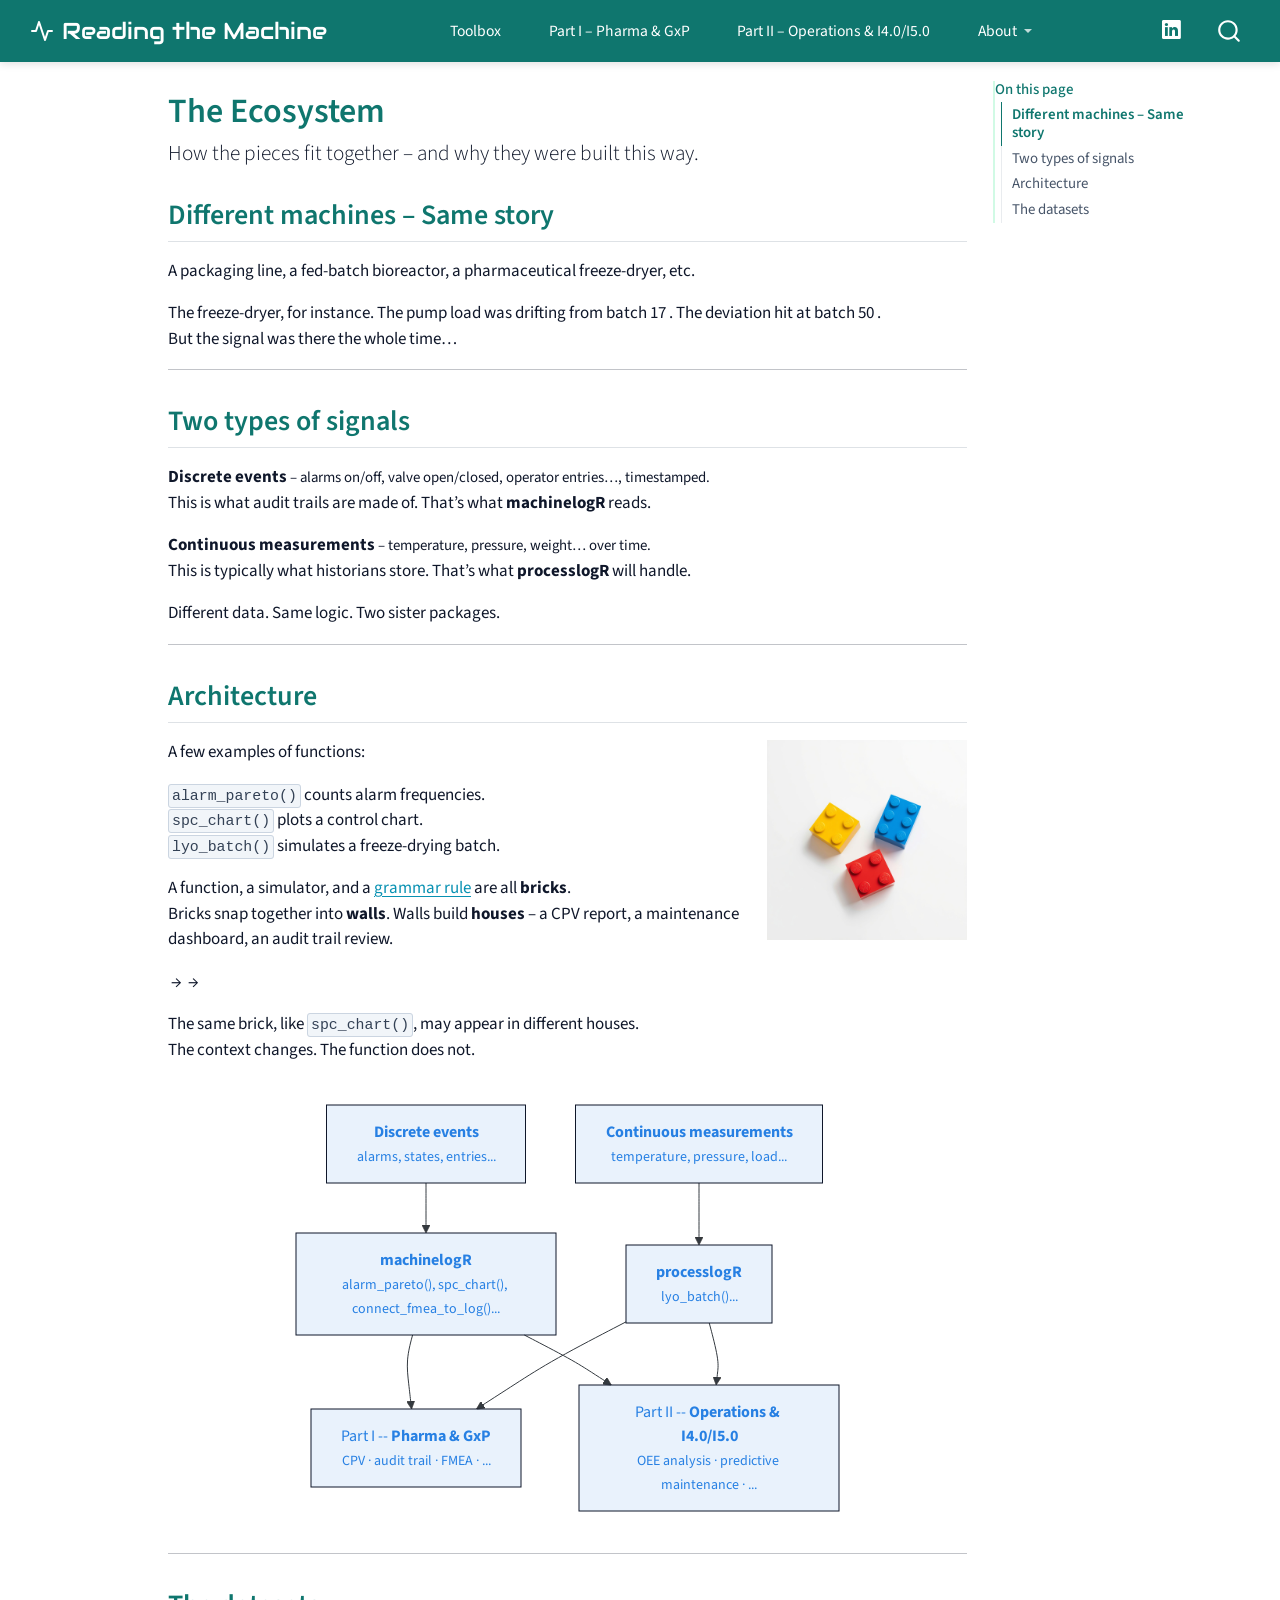
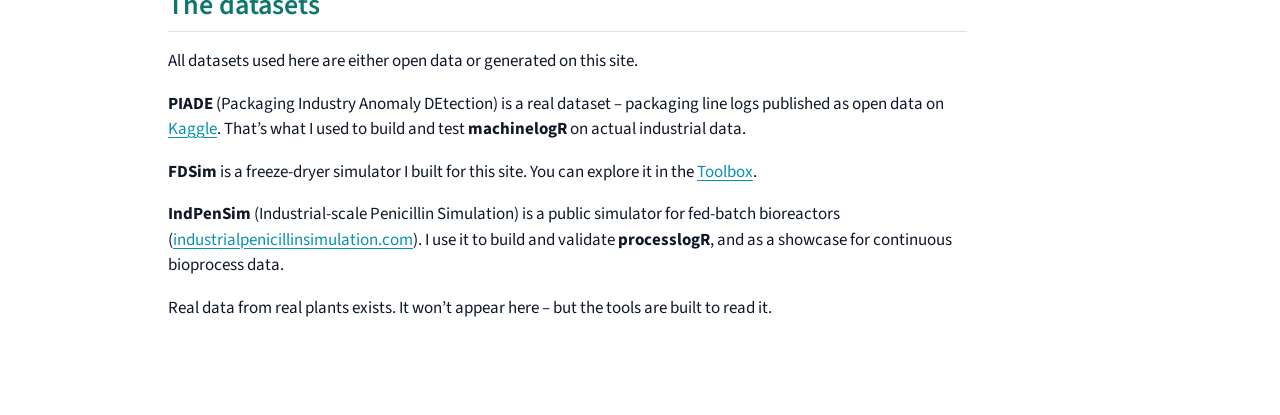
<file: ecosystem.html>
<!DOCTYPE html>
<html xmlns="http://www.w3.org/1999/xhtml" lang="en" xml:lang="en"><head>

<meta charset="utf-8">
<meta name="generator" content="quarto-1.6.41">

<meta name="viewport" content="width=device-width, initial-scale=1.0, user-scalable=yes">


<title>The Ecosystem – Reading the Machine</title>
<style>
code{white-space: pre-wrap;}
span.smallcaps{font-variant: small-caps;}
div.columns{display: flex; gap: min(4vw, 1.5em);}
div.column{flex: auto; overflow-x: auto;}
div.hanging-indent{margin-left: 1.5em; text-indent: -1.5em;}
ul.task-list{list-style: none;}
ul.task-list li input[type="checkbox"] {
  width: 0.8em;
  margin: 0 0.8em 0.2em -1em; /* quarto-specific, see https://github.com/quarto-dev/quarto-cli/issues/4556 */ 
  vertical-align: middle;
}
</style>


<script src="site_libs/quarto-nav/quarto-nav.js"></script>
<script src="site_libs/quarto-nav/headroom.min.js"></script>
<script src="site_libs/clipboard/clipboard.min.js"></script>
<script src="site_libs/quarto-search/autocomplete.umd.js"></script>
<script src="site_libs/quarto-search/fuse.min.js"></script>
<script src="site_libs/quarto-search/quarto-search.js"></script>
<meta name="quarto:offset" content="./">
<link href="./HEX/logo-activity.svg" rel="icon" type="image/svg+xml">
<script src="site_libs/quarto-html/quarto.js"></script>
<script src="site_libs/quarto-html/popper.min.js"></script>
<script src="site_libs/quarto-html/tippy.umd.min.js"></script>
<script src="site_libs/quarto-html/anchor.min.js"></script>
<link href="site_libs/quarto-html/tippy.css" rel="stylesheet">
<link href="site_libs/quarto-html/quarto-syntax-highlighting-48ffa3e5b9d089919c6712c39e5b00f2.css" rel="stylesheet" id="quarto-text-highlighting-styles">
<script src="site_libs/bootstrap/bootstrap.min.js"></script>
<link href="site_libs/bootstrap/bootstrap-icons.css" rel="stylesheet">
<link href="site_libs/bootstrap/bootstrap-6f2fa3cdfb98e4e79ea22c6e7fa459bc.min.css" rel="stylesheet" append-hash="true" id="quarto-bootstrap" data-mode="light">
<script src="site_libs/quarto-contrib/iconify-3.0.0/iconify-icon.min.js"></script>
<script id="quarto-search-options" type="application/json">{
  "location": "navbar",
  "copy-button": false,
  "collapse-after": 3,
  "panel-placement": "end",
  "type": "overlay",
  "limit": 50,
  "keyboard-shortcut": [
    "f",
    "/",
    "s"
  ],
  "show-item-context": false,
  "language": {
    "search-no-results-text": "No results",
    "search-matching-documents-text": "matching documents",
    "search-copy-link-title": "Copy link to search",
    "search-hide-matches-text": "Hide additional matches",
    "search-more-match-text": "more match in this document",
    "search-more-matches-text": "more matches in this document",
    "search-clear-button-title": "Clear",
    "search-text-placeholder": "",
    "search-detached-cancel-button-title": "Cancel",
    "search-submit-button-title": "Submit",
    "search-label": "Search"
  }
}</script>
<meta name="google-site-verification" content="06h-78tUV1nOjceBLiHjWwZHmo5yOIH3XvBd1XC32j8">
<script src="site_libs/quarto-diagram/mermaid.min.js"></script>
<script src="site_libs/quarto-diagram/mermaid-init.js"></script>
<link href="site_libs/quarto-diagram/mermaid.css" rel="stylesheet">


</head>

<body class="nav-fixed">

<div id="quarto-search-results"></div>
  <header id="quarto-header" class="headroom fixed-top">
    <nav class="navbar navbar-expand-lg " data-bs-theme="dark">
      <div class="navbar-container container-fluid">
      <div class="navbar-brand-container mx-auto">
    <a href="./index.html" class="navbar-brand navbar-brand-logo">
    <img src="./HEX/logo-activity.svg" alt="Reading the Machine" class="navbar-logo">
    </a>
    <a class="navbar-brand" href="./index.html">
    <span class="navbar-title">Reading the Machine</span>
    </a>
  </div>
            <div id="quarto-search" class="" title="Search"></div>
          <button class="navbar-toggler" type="button" data-bs-toggle="collapse" data-bs-target="#navbarCollapse" aria-controls="navbarCollapse" role="menu" aria-expanded="false" aria-label="Toggle navigation" onclick="if (window.quartoToggleHeadroom) { window.quartoToggleHeadroom(); }">
  <span class="navbar-toggler-icon"></span>
</button>
          <div class="collapse navbar-collapse" id="navbarCollapse">
            <ul class="navbar-nav navbar-nav-scroll me-auto">
  <li class="nav-item">
    <a class="nav-link" href="./toolbox/index.html"> 
<span class="menu-text">Toolbox</span></a>
  </li>  
  <li class="nav-item">
    <a class="nav-link" href="./chapters/index.html"> 
<span class="menu-text">Part I – Pharma &amp; GxP</span></a>
  </li>  
  <li class="nav-item">
    <a class="nav-link" href="./coming-soon.html"> 
<span class="menu-text">Part II – Operations &amp; I4.0/I5.0</span></a>
  </li>  
  <li class="nav-item dropdown ">
    <a class="nav-link dropdown-toggle" href="#" id="nav-menu-about" role="link" data-bs-toggle="dropdown" aria-expanded="false">
 <span class="menu-text">About</span>
    </a>
    <ul class="dropdown-menu" aria-labelledby="nav-menu-about">    
        <li>
    <a class="dropdown-item" href="./about.html">
 <span class="dropdown-text">Arnaud Coqueblin</span></a>
  </li>  
        <li>
    <a class="dropdown-item" href="./ecosystem.html">
 <span class="dropdown-text">The Ecosystem</span></a>
  </li>  
    </ul>
  </li>
</ul>
            <ul class="navbar-nav navbar-nav-scroll ms-auto">
  <li class="nav-item compact">
    <a class="nav-link" href="https://www.linkedin.com/in/arnaudcoqueblin/"> <i class="bi bi-linkedin" role="img" aria-label="LinkedIn">
</i> 
<span class="menu-text"></span></a>
  </li>  
</ul>
          </div> <!-- /navcollapse -->
            <div class="quarto-navbar-tools">
</div>
      </div> <!-- /container-fluid -->
    </nav>
</header>
<!-- content -->
<div id="quarto-content" class="quarto-container page-columns page-rows-contents page-layout-article page-navbar">
<!-- sidebar -->
<!-- margin-sidebar -->
    <div id="quarto-margin-sidebar" class="sidebar margin-sidebar">
        <nav id="TOC" role="doc-toc" class="toc-active">
    <h2 id="toc-title">On this page</h2>
   
  <ul>
  <li><a href="#different-machines-same-story" id="toc-different-machines-same-story" class="nav-link active" data-scroll-target="#different-machines-same-story">Different machines – Same story</a></li>
  <li><a href="#two-types-of-signals" id="toc-two-types-of-signals" class="nav-link" data-scroll-target="#two-types-of-signals">Two types of signals</a></li>
  <li><a href="#architecture" id="toc-architecture" class="nav-link" data-scroll-target="#architecture">Architecture</a></li>
  <li><a href="#the-datasets" id="toc-the-datasets" class="nav-link" data-scroll-target="#the-datasets">The datasets</a></li>
  </ul>
</nav>
    </div>
<!-- main -->
<main class="content" id="quarto-document-content">

<header id="title-block-header" class="quarto-title-block default">
<div class="quarto-title">
<h1 class="title">The Ecosystem</h1>
<p class="subtitle lead">How the pieces fit together – and why they were built this way.</p>
</div>



<div class="quarto-title-meta">

    
  
    
  </div>
  


</header>


<section id="different-machines-same-story" class="level2">
<h2 class="anchored" data-anchor-id="different-machines-same-story">Different machines – Same story</h2>
<p>A packaging line, a fed-batch bioreactor, a pharmaceutical freeze-dryer, etc.</p>
<p>The freeze-dryer, for instance. The pump load was drifting from batch 17 <iconify-icon role="img" inline="" icon="picon:rise" aria-label="Icon rise from picon Iconify.design set." title="Icon rise from picon Iconify.design set."></iconify-icon>. The deviation hit at batch 50 <iconify-icon role="img" inline="" icon="si:bin-fill" aria-label="Icon bin-fill from si Iconify.design set." title="Icon bin-fill from si Iconify.design set."></iconify-icon>.<br>
But the signal was there the whole time…</p>
<hr>
</section>
<section id="two-types-of-signals" class="level2">
<h2 class="anchored" data-anchor-id="two-types-of-signals">Two types of signals</h2>
<p><strong>Discrete events</strong> <small>– alarms on/off, valve open/closed, operator entries…, timestamped.</small><br>
This is what audit trails are made of. That’s what <strong>machinelogR</strong> reads.</p>
<p><strong>Continuous measurements</strong> <small>– temperature, pressure, weight… over time.</small><br>
This is typically what historians store. That’s what <strong>processlogR</strong> will handle.</p>
<p>Different data. Same logic. Two sister packages.</p>
<hr>
</section>
<section id="architecture" class="level2">
<h2 class="anchored" data-anchor-id="architecture">Architecture</h2>
<p><img src="images/lego_bricks.jpg" style="float: right; margin-left: 1.5rem; margin-bottom: 1rem; width: 25%;"></p>
<p>A few examples of functions:</p>
<p><code>alarm_pareto()</code> counts alarm frequencies.<br>
<code>spc_chart()</code> plots a control chart.<br>
<code>lyo_batch()</code> simulates a freeze-drying batch.</p>
<p>A function, a simulator, and a <a href="toolbox/machinelogr.html">grammar rule</a> are all <strong>bricks</strong>.<br>
Bricks snap together into <strong>walls</strong>. Walls build <strong>houses</strong> – a CPV report, a maintenance dashboard, an audit trail review.<br>
</p>
<p><iconify-icon role="img" inline="" icon="lucide:toy-brick" aria-label="Icon toy-brick from lucide Iconify.design set." title="Icon toy-brick from lucide Iconify.design set."></iconify-icon> → <iconify-icon role="img" inline="" icon="lucide:brick-wall" aria-label="Icon brick-wall from lucide Iconify.design set." title="Icon brick-wall from lucide Iconify.design set."></iconify-icon> → <iconify-icon role="img" inline="" icon="lucide:house" aria-label="Icon house from lucide Iconify.design set." title="Icon house from lucide Iconify.design set."></iconify-icon></p>
<p>The same brick, like <code>spc_chart()</code>, may appear in different houses.<br>
The context changes. The function does not.</p>
<div class="cell" data-layout-align="center">
<div class="cell-output-display">
<div>
<p></p><figure class="figure"><p></p>
<div>
<pre class="mermaid mermaid-js">graph TD
    D1["&lt;b&gt;Discrete events&lt;/b&gt;&lt;br/&gt;&lt;small&gt;alarms, states, entries...&lt;/small&gt;"] --&gt; M1["&lt;b&gt;machinelogR&lt;/b&gt;&lt;br/&gt;&lt;small&gt;alarm_pareto(), spc_chart(), connect_fmea_to_log()...&lt;/small&gt;"]
    D2["&lt;b&gt;Continuous measurements&lt;/b&gt;&lt;br/&gt;&lt;small&gt;temperature, pressure, load...&lt;/small&gt;"] --&gt; M2["&lt;b&gt;processlogR&lt;/b&gt;&lt;br/&gt;&lt;small&gt;lyo_batch()...&lt;/small&gt;"]

    M1 --&gt; P1["Part I -- &lt;b&gt;Pharma &amp; GxP&lt;/b&gt;&lt;br/&gt;&lt;small&gt;CPV · audit trail · FMEA · ...&lt;/small&gt;"]
    M1 --&gt; P2["Part II -- &lt;b&gt;Operations &amp; I4.0/I5.0&lt;/b&gt;&lt;br/&gt;&lt;small&gt;OEE analysis · predictive maintenance · ...&lt;/small&gt;"]
    M2 --&gt; P1
    M2 --&gt; P2
</pre>
</div>
<p></p></figure><p></p>
</div>
</div>
</div>
<hr>
</section>
<section id="the-datasets" class="level2">
<h2 class="anchored" data-anchor-id="the-datasets">The datasets</h2>
<p>All datasets used here are either open data or generated on this site.</p>
<p><strong>PIADE</strong> (Packaging Industry Anomaly DEtection) is a real dataset – packaging line logs published as open data on <a href="https://www.kaggle.com/datasets/orvile/packaging-industry-anomaly-detection-dataset">Kaggle</a>. That’s what I used to build and test <strong>machinelogR</strong> on actual industrial data.</p>
<p><strong>FDSim</strong> is a freeze-dryer simulator I built for this site. You can explore it in the <a href="toolbox/fdsim.html">Toolbox</a>.</p>
<p><strong>IndPenSim</strong> (Industrial-scale Penicillin Simulation) is a public simulator for fed-batch bioreactors (<a href="http://www.industrialpenicillinsimulation.com/">industrialpenicillinsimulation.com</a>). I use it to build and validate <strong>processlogR</strong>, and as a showcase for continuous bioprocess data.</p>
<p>Real data from real plants exists. It won’t appear here – but the tools are built to read it.</p>


</section>

</main> <!-- /main -->
<script>
(function () {
  function init() {
    document.querySelectorAll('.panel-tabset .nav-tabs .nav-link').forEach(function (link) {
      link.addEventListener('shown.bs.tab', function () {
        var tabset = link.closest('.panel-tabset');
        if (!tabset) return;
        // Use the tabset container (not the sticky nav-tabs) to get true document position
        var top = tabset.getBoundingClientRect().top + window.pageYOffset - 64;
        window.scrollTo({ top: top, behavior: 'smooth' });
      });
    });
  }
  if (document.readyState === 'loading') {
    document.addEventListener('DOMContentLoaded', init);
  } else {
    init();
  }
})();
</script>
<script id="quarto-html-after-body" type="application/javascript">
window.document.addEventListener("DOMContentLoaded", function (event) {
  const toggleBodyColorMode = (bsSheetEl) => {
    const mode = bsSheetEl.getAttribute("data-mode");
    const bodyEl = window.document.querySelector("body");
    if (mode === "dark") {
      bodyEl.classList.add("quarto-dark");
      bodyEl.classList.remove("quarto-light");
    } else {
      bodyEl.classList.add("quarto-light");
      bodyEl.classList.remove("quarto-dark");
    }
  }
  const toggleBodyColorPrimary = () => {
    const bsSheetEl = window.document.querySelector("link#quarto-bootstrap");
    if (bsSheetEl) {
      toggleBodyColorMode(bsSheetEl);
    }
  }
  toggleBodyColorPrimary();  
  const icon = "";
  const anchorJS = new window.AnchorJS();
  anchorJS.options = {
    placement: 'right',
    icon: icon
  };
  anchorJS.add('.anchored');
  const isCodeAnnotation = (el) => {
    for (const clz of el.classList) {
      if (clz.startsWith('code-annotation-')) {                     
        return true;
      }
    }
    return false;
  }
  const onCopySuccess = function(e) {
    // button target
    const button = e.trigger;
    // don't keep focus
    button.blur();
    // flash "checked"
    button.classList.add('code-copy-button-checked');
    var currentTitle = button.getAttribute("title");
    button.setAttribute("title", "Copied!");
    let tooltip;
    if (window.bootstrap) {
      button.setAttribute("data-bs-toggle", "tooltip");
      button.setAttribute("data-bs-placement", "left");
      button.setAttribute("data-bs-title", "Copied!");
      tooltip = new bootstrap.Tooltip(button, 
        { trigger: "manual", 
          customClass: "code-copy-button-tooltip",
          offset: [0, -8]});
      tooltip.show();    
    }
    setTimeout(function() {
      if (tooltip) {
        tooltip.hide();
        button.removeAttribute("data-bs-title");
        button.removeAttribute("data-bs-toggle");
        button.removeAttribute("data-bs-placement");
      }
      button.setAttribute("title", currentTitle);
      button.classList.remove('code-copy-button-checked');
    }, 1000);
    // clear code selection
    e.clearSelection();
  }
  const getTextToCopy = function(trigger) {
      const codeEl = trigger.previousElementSibling.cloneNode(true);
      for (const childEl of codeEl.children) {
        if (isCodeAnnotation(childEl)) {
          childEl.remove();
        }
      }
      return codeEl.innerText;
  }
  const clipboard = new window.ClipboardJS('.code-copy-button:not([data-in-quarto-modal])', {
    text: getTextToCopy
  });
  clipboard.on('success', onCopySuccess);
  if (window.document.getElementById('quarto-embedded-source-code-modal')) {
    const clipboardModal = new window.ClipboardJS('.code-copy-button[data-in-quarto-modal]', {
      text: getTextToCopy,
      container: window.document.getElementById('quarto-embedded-source-code-modal')
    });
    clipboardModal.on('success', onCopySuccess);
  }
    var localhostRegex = new RegExp(/^(?:http|https):\/\/localhost\:?[0-9]*\//);
    var mailtoRegex = new RegExp(/^mailto:/);
      var filterRegex = new RegExp("https:\/\/ArnaudCoqueblin\.github\.io\/reading-the-machine\/");
    var isInternal = (href) => {
        return filterRegex.test(href) || localhostRegex.test(href) || mailtoRegex.test(href);
    }
    // Inspect non-navigation links and adorn them if external
 	var links = window.document.querySelectorAll('a[href]:not(.nav-link):not(.navbar-brand):not(.toc-action):not(.sidebar-link):not(.sidebar-item-toggle):not(.pagination-link):not(.no-external):not([aria-hidden]):not(.dropdown-item):not(.quarto-navigation-tool):not(.about-link)');
    for (var i=0; i<links.length; i++) {
      const link = links[i];
      if (!isInternal(link.href)) {
        // undo the damage that might have been done by quarto-nav.js in the case of
        // links that we want to consider external
        if (link.dataset.originalHref !== undefined) {
          link.href = link.dataset.originalHref;
        }
          // target, if specified
          link.setAttribute("target", "_blank");
          if (link.getAttribute("rel") === null) {
            link.setAttribute("rel", "noopener");
          }
      }
    }
  function tippyHover(el, contentFn, onTriggerFn, onUntriggerFn) {
    const config = {
      allowHTML: true,
      maxWidth: 500,
      delay: 100,
      arrow: false,
      appendTo: function(el) {
          return el.parentElement;
      },
      interactive: true,
      interactiveBorder: 10,
      theme: 'quarto',
      placement: 'bottom-start',
    };
    if (contentFn) {
      config.content = contentFn;
    }
    if (onTriggerFn) {
      config.onTrigger = onTriggerFn;
    }
    if (onUntriggerFn) {
      config.onUntrigger = onUntriggerFn;
    }
    window.tippy(el, config); 
  }
  const noterefs = window.document.querySelectorAll('a[role="doc-noteref"]');
  for (var i=0; i<noterefs.length; i++) {
    const ref = noterefs[i];
    tippyHover(ref, function() {
      // use id or data attribute instead here
      let href = ref.getAttribute('data-footnote-href') || ref.getAttribute('href');
      try { href = new URL(href).hash; } catch {}
      const id = href.replace(/^#\/?/, "");
      const note = window.document.getElementById(id);
      if (note) {
        return note.innerHTML;
      } else {
        return "";
      }
    });
  }
  const xrefs = window.document.querySelectorAll('a.quarto-xref');
  const processXRef = (id, note) => {
    // Strip column container classes
    const stripColumnClz = (el) => {
      el.classList.remove("page-full", "page-columns");
      if (el.children) {
        for (const child of el.children) {
          stripColumnClz(child);
        }
      }
    }
    stripColumnClz(note)
    if (id === null || id.startsWith('sec-')) {
      // Special case sections, only their first couple elements
      const container = document.createElement("div");
      if (note.children && note.children.length > 2) {
        container.appendChild(note.children[0].cloneNode(true));
        for (let i = 1; i < note.children.length; i++) {
          const child = note.children[i];
          if (child.tagName === "P" && child.innerText === "") {
            continue;
          } else {
            container.appendChild(child.cloneNode(true));
            break;
          }
        }
        if (window.Quarto?.typesetMath) {
          window.Quarto.typesetMath(container);
        }
        return container.innerHTML
      } else {
        if (window.Quarto?.typesetMath) {
          window.Quarto.typesetMath(note);
        }
        return note.innerHTML;
      }
    } else {
      // Remove any anchor links if they are present
      const anchorLink = note.querySelector('a.anchorjs-link');
      if (anchorLink) {
        anchorLink.remove();
      }
      if (window.Quarto?.typesetMath) {
        window.Quarto.typesetMath(note);
      }
      if (note.classList.contains("callout")) {
        return note.outerHTML;
      } else {
        return note.innerHTML;
      }
    }
  }
  for (var i=0; i<xrefs.length; i++) {
    const xref = xrefs[i];
    tippyHover(xref, undefined, function(instance) {
      instance.disable();
      let url = xref.getAttribute('href');
      let hash = undefined; 
      if (url.startsWith('#')) {
        hash = url;
      } else {
        try { hash = new URL(url).hash; } catch {}
      }
      if (hash) {
        const id = hash.replace(/^#\/?/, "");
        const note = window.document.getElementById(id);
        if (note !== null) {
          try {
            const html = processXRef(id, note.cloneNode(true));
            instance.setContent(html);
          } finally {
            instance.enable();
            instance.show();
          }
        } else {
          // See if we can fetch this
          fetch(url.split('#')[0])
          .then(res => res.text())
          .then(html => {
            const parser = new DOMParser();
            const htmlDoc = parser.parseFromString(html, "text/html");
            const note = htmlDoc.getElementById(id);
            if (note !== null) {
              const html = processXRef(id, note);
              instance.setContent(html);
            } 
          }).finally(() => {
            instance.enable();
            instance.show();
          });
        }
      } else {
        // See if we can fetch a full url (with no hash to target)
        // This is a special case and we should probably do some content thinning / targeting
        fetch(url)
        .then(res => res.text())
        .then(html => {
          const parser = new DOMParser();
          const htmlDoc = parser.parseFromString(html, "text/html");
          const note = htmlDoc.querySelector('main.content');
          if (note !== null) {
            // This should only happen for chapter cross references
            // (since there is no id in the URL)
            // remove the first header
            if (note.children.length > 0 && note.children[0].tagName === "HEADER") {
              note.children[0].remove();
            }
            const html = processXRef(null, note);
            instance.setContent(html);
          } 
        }).finally(() => {
          instance.enable();
          instance.show();
        });
      }
    }, function(instance) {
    });
  }
      let selectedAnnoteEl;
      const selectorForAnnotation = ( cell, annotation) => {
        let cellAttr = 'data-code-cell="' + cell + '"';
        let lineAttr = 'data-code-annotation="' +  annotation + '"';
        const selector = 'span[' + cellAttr + '][' + lineAttr + ']';
        return selector;
      }
      const selectCodeLines = (annoteEl) => {
        const doc = window.document;
        const targetCell = annoteEl.getAttribute("data-target-cell");
        const targetAnnotation = annoteEl.getAttribute("data-target-annotation");
        const annoteSpan = window.document.querySelector(selectorForAnnotation(targetCell, targetAnnotation));
        const lines = annoteSpan.getAttribute("data-code-lines").split(",");
        const lineIds = lines.map((line) => {
          return targetCell + "-" + line;
        })
        let top = null;
        let height = null;
        let parent = null;
        if (lineIds.length > 0) {
            //compute the position of the single el (top and bottom and make a div)
            const el = window.document.getElementById(lineIds[0]);
            top = el.offsetTop;
            height = el.offsetHeight;
            parent = el.parentElement.parentElement;
          if (lineIds.length > 1) {
            const lastEl = window.document.getElementById(lineIds[lineIds.length - 1]);
            const bottom = lastEl.offsetTop + lastEl.offsetHeight;
            height = bottom - top;
          }
          if (top !== null && height !== null && parent !== null) {
            // cook up a div (if necessary) and position it 
            let div = window.document.getElementById("code-annotation-line-highlight");
            if (div === null) {
              div = window.document.createElement("div");
              div.setAttribute("id", "code-annotation-line-highlight");
              div.style.position = 'absolute';
              parent.appendChild(div);
            }
            div.style.top = top - 2 + "px";
            div.style.height = height + 4 + "px";
            div.style.left = 0;
            let gutterDiv = window.document.getElementById("code-annotation-line-highlight-gutter");
            if (gutterDiv === null) {
              gutterDiv = window.document.createElement("div");
              gutterDiv.setAttribute("id", "code-annotation-line-highlight-gutter");
              gutterDiv.style.position = 'absolute';
              const codeCell = window.document.getElementById(targetCell);
              const gutter = codeCell.querySelector('.code-annotation-gutter');
              gutter.appendChild(gutterDiv);
            }
            gutterDiv.style.top = top - 2 + "px";
            gutterDiv.style.height = height + 4 + "px";
          }
          selectedAnnoteEl = annoteEl;
        }
      };
      const unselectCodeLines = () => {
        const elementsIds = ["code-annotation-line-highlight", "code-annotation-line-highlight-gutter"];
        elementsIds.forEach((elId) => {
          const div = window.document.getElementById(elId);
          if (div) {
            div.remove();
          }
        });
        selectedAnnoteEl = undefined;
      };
        // Handle positioning of the toggle
    window.addEventListener(
      "resize",
      throttle(() => {
        elRect = undefined;
        if (selectedAnnoteEl) {
          selectCodeLines(selectedAnnoteEl);
        }
      }, 10)
    );
    function throttle(fn, ms) {
    let throttle = false;
    let timer;
      return (...args) => {
        if(!throttle) { // first call gets through
            fn.apply(this, args);
            throttle = true;
        } else { // all the others get throttled
            if(timer) clearTimeout(timer); // cancel #2
            timer = setTimeout(() => {
              fn.apply(this, args);
              timer = throttle = false;
            }, ms);
        }
      };
    }
      // Attach click handler to the DT
      const annoteDls = window.document.querySelectorAll('dt[data-target-cell]');
      for (const annoteDlNode of annoteDls) {
        annoteDlNode.addEventListener('click', (event) => {
          const clickedEl = event.target;
          if (clickedEl !== selectedAnnoteEl) {
            unselectCodeLines();
            const activeEl = window.document.querySelector('dt[data-target-cell].code-annotation-active');
            if (activeEl) {
              activeEl.classList.remove('code-annotation-active');
            }
            selectCodeLines(clickedEl);
            clickedEl.classList.add('code-annotation-active');
          } else {
            // Unselect the line
            unselectCodeLines();
            clickedEl.classList.remove('code-annotation-active');
          }
        });
      }
  const findCites = (el) => {
    const parentEl = el.parentElement;
    if (parentEl) {
      const cites = parentEl.dataset.cites;
      if (cites) {
        return {
          el,
          cites: cites.split(' ')
        };
      } else {
        return findCites(el.parentElement)
      }
    } else {
      return undefined;
    }
  };
  var bibliorefs = window.document.querySelectorAll('a[role="doc-biblioref"]');
  for (var i=0; i<bibliorefs.length; i++) {
    const ref = bibliorefs[i];
    const citeInfo = findCites(ref);
    if (citeInfo) {
      tippyHover(citeInfo.el, function() {
        var popup = window.document.createElement('div');
        citeInfo.cites.forEach(function(cite) {
          var citeDiv = window.document.createElement('div');
          citeDiv.classList.add('hanging-indent');
          citeDiv.classList.add('csl-entry');
          var biblioDiv = window.document.getElementById('ref-' + cite);
          if (biblioDiv) {
            citeDiv.innerHTML = biblioDiv.innerHTML;
          }
          popup.appendChild(citeDiv);
        });
        return popup.innerHTML;
      });
    }
  }
});
</script>
</div> <!-- /content -->




</body></html>
</file>
<file: site_libs/quarto-html/tippy.css>
.tippy-box[data-animation=fade][data-state=hidden]{opacity:0}[data-tippy-root]{max-width:calc(100vw - 10px)}.tippy-box{position:relative;background-color:#333;color:#fff;border-radius:4px;font-size:14px;line-height:1.4;white-space:normal;outline:0;transition-property:transform,visibility,opacity}.tippy-box[data-placement^=top]>.tippy-arrow{bottom:0}.tippy-box[data-placement^=top]>.tippy-arrow:before{bottom:-7px;left:0;border-width:8px 8px 0;border-top-color:initial;transform-origin:center top}.tippy-box[data-placement^=bottom]>.tippy-arrow{top:0}.tippy-box[data-placement^=bottom]>.tippy-arrow:before{top:-7px;left:0;border-width:0 8px 8px;border-bottom-color:initial;transform-origin:center bottom}.tippy-box[data-placement^=left]>.tippy-arrow{right:0}.tippy-box[data-placement^=left]>.tippy-arrow:before{border-width:8px 0 8px 8px;border-left-color:initial;right:-7px;transform-origin:center left}.tippy-box[data-placement^=right]>.tippy-arrow{left:0}.tippy-box[data-placement^=right]>.tippy-arrow:before{left:-7px;border-width:8px 8px 8px 0;border-right-color:initial;transform-origin:center right}.tippy-box[data-inertia][data-state=visible]{transition-timing-function:cubic-bezier(.54,1.5,.38,1.11)}.tippy-arrow{width:16px;height:16px;color:#333}.tippy-arrow:before{content:"";position:absolute;border-color:transparent;border-style:solid}.tippy-content{position:relative;padding:5px 9px;z-index:1}
</file>
<file: site_libs/quarto-html/quarto-syntax-highlighting-48ffa3e5b9d089919c6712c39e5b00f2.css>
/* quarto syntax highlight colors */
:root {
  --quarto-hl-ot-color: #003B4F;
  --quarto-hl-at-color: #657422;
  --quarto-hl-ss-color: #20794D;
  --quarto-hl-an-color: #5E5E5E;
  --quarto-hl-fu-color: #4758AB;
  --quarto-hl-st-color: #20794D;
  --quarto-hl-cf-color: #003B4F;
  --quarto-hl-op-color: #5E5E5E;
  --quarto-hl-er-color: #AD0000;
  --quarto-hl-bn-color: #AD0000;
  --quarto-hl-al-color: #AD0000;
  --quarto-hl-va-color: #111111;
  --quarto-hl-bu-color: inherit;
  --quarto-hl-ex-color: inherit;
  --quarto-hl-pp-color: #AD0000;
  --quarto-hl-in-color: #5E5E5E;
  --quarto-hl-vs-color: #20794D;
  --quarto-hl-wa-color: #5E5E5E;
  --quarto-hl-do-color: #5E5E5E;
  --quarto-hl-im-color: #00769E;
  --quarto-hl-ch-color: #20794D;
  --quarto-hl-dt-color: #AD0000;
  --quarto-hl-fl-color: #AD0000;
  --quarto-hl-co-color: #5E5E5E;
  --quarto-hl-cv-color: #5E5E5E;
  --quarto-hl-cn-color: #8f5902;
  --quarto-hl-sc-color: #5E5E5E;
  --quarto-hl-dv-color: #AD0000;
  --quarto-hl-kw-color: #003B4F;
}

/* other quarto variables */
:root {
  --quarto-font-monospace: SFMono-Regular, Menlo, Monaco, Consolas, "Liberation Mono", "Courier New", monospace;
}

pre > code.sourceCode > span {
  color: #003B4F;
}

code span {
  color: #003B4F;
}

code.sourceCode > span {
  color: #003B4F;
}

div.sourceCode,
div.sourceCode pre.sourceCode {
  color: #003B4F;
}

code span.ot {
  color: #003B4F;
  font-style: inherit;
}

code span.at {
  color: #657422;
  font-style: inherit;
}

code span.ss {
  color: #20794D;
  font-style: inherit;
}

code span.an {
  color: #5E5E5E;
  font-style: inherit;
}

code span.fu {
  color: #4758AB;
  font-style: inherit;
}

code span.st {
  color: #20794D;
  font-style: inherit;
}

code span.cf {
  color: #003B4F;
  font-weight: bold;
  font-style: inherit;
}

code span.op {
  color: #5E5E5E;
  font-style: inherit;
}

code span.er {
  color: #AD0000;
  font-style: inherit;
}

code span.bn {
  color: #AD0000;
  font-style: inherit;
}

code span.al {
  color: #AD0000;
  font-style: inherit;
}

code span.va {
  color: #111111;
  font-style: inherit;
}

code span.bu {
  font-style: inherit;
}

code span.ex {
  font-style: inherit;
}

code span.pp {
  color: #AD0000;
  font-style: inherit;
}

code span.in {
  color: #5E5E5E;
  font-style: inherit;
}

code span.vs {
  color: #20794D;
  font-style: inherit;
}

code span.wa {
  color: #5E5E5E;
  font-style: italic;
}

code span.do {
  color: #5E5E5E;
  font-style: italic;
}

code span.im {
  color: #00769E;
  font-style: inherit;
}

code span.ch {
  color: #20794D;
  font-style: inherit;
}

code span.dt {
  color: #AD0000;
  font-style: inherit;
}

code span.fl {
  color: #AD0000;
  font-style: inherit;
}

code span.co {
  color: #5E5E5E;
  font-style: inherit;
}

code span.cv {
  color: #5E5E5E;
  font-style: italic;
}

code span.cn {
  color: #8f5902;
  font-style: inherit;
}

code span.sc {
  color: #5E5E5E;
  font-style: inherit;
}

code span.dv {
  color: #AD0000;
  font-style: inherit;
}

code span.kw {
  color: #003B4F;
  font-weight: bold;
  font-style: inherit;
}

.prevent-inlining {
  content: "</";
}

/*# sourceMappingURL=566f9c016ea02aa24f499f2cbd7c0b66.css.map */
</file>
<file: site_libs/quarto-diagram/mermaid.css>
.mermaidTooltip {
  position: absolute;
  text-align: center;
  max-width: 200px;
  padding: 2px;
  font-family: "trebuchet ms", verdana, arial;
  font-size: 12px;
  background: #ffffde;
  border: 1px solid #aaaa33;
  border-radius: 2px;
  pointer-events: none;
  z-index: 1000;
}
</file>
